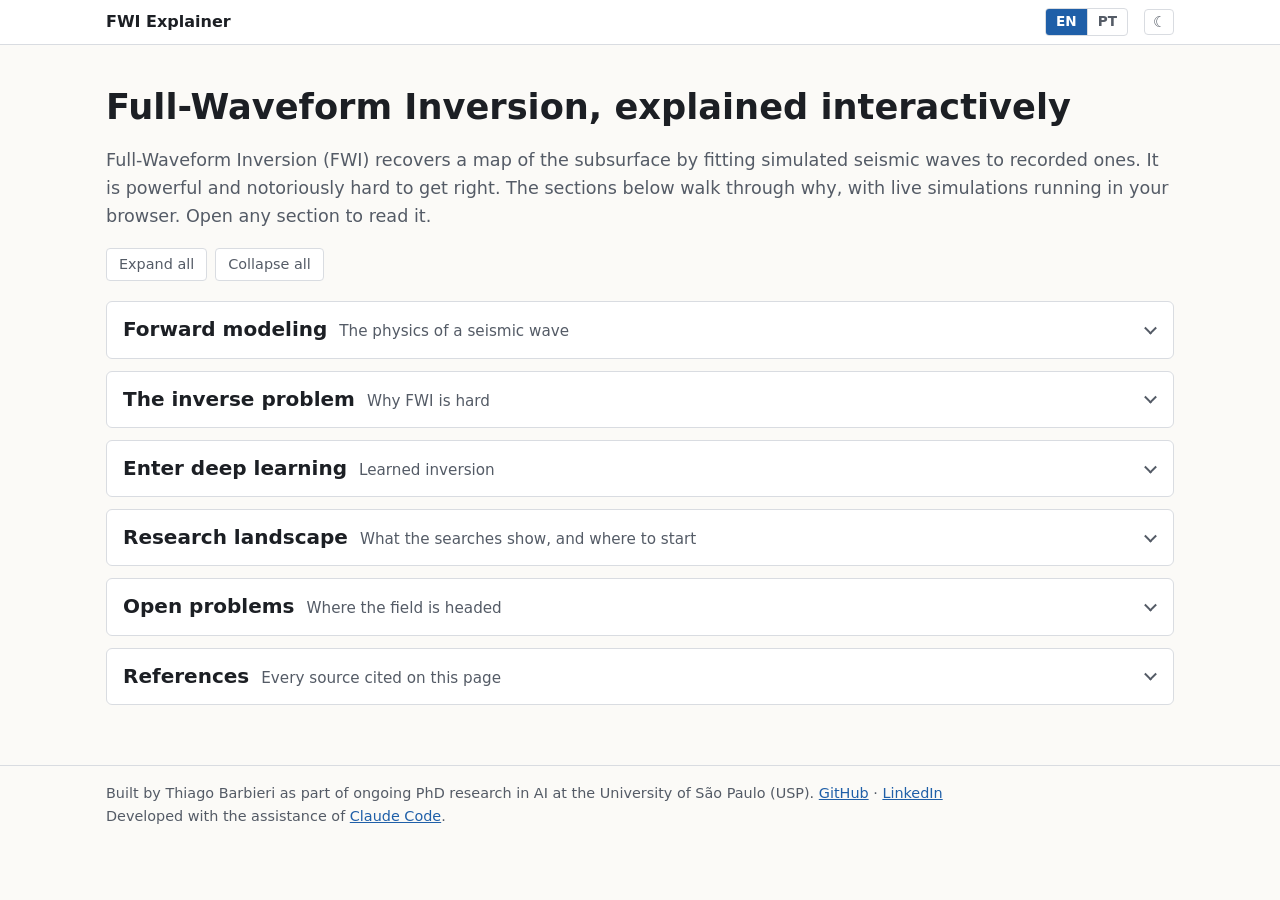
<file: index.html>
<!doctype html>
<html lang="en">
<head>
  <meta charset="utf-8">
  <meta name="viewport" content="width=device-width, initial-scale=1">
  <title>FWI Explainer</title>
  <link rel="icon" href="data:image/svg+xml,%3Csvg xmlns=%27http://www.w3.org/2000/svg%27 viewBox=%270 0 32 32%27%3E%3Cpath d=%27M2 16 Q6 4 10 16 T18 16 T26 16 T30 16%27 fill=%27none%27 stroke=%27%231f5fa8%27 stroke-width=%273%27/%3E%3C/svg%3E">
  <meta name="description" content="Interactive, in-browser explainer of seismic Full-Waveform Inversion and deep-learning approaches to it.">
  <meta name="author" content="Thiago Barbieri">
  <meta property="og:type" content="article">
  <meta name="publish_date" property="og:publish_date" content="2026-09-21T10:06:34-03:00">
  <meta property="article:published_time" content="2026-09-21T10:06:34-03:00">
  <meta property="article:author" content="Thiago Barbieri">
  <meta property="og:site_name" content="FWI Explainer">
  <meta property="og:locale" content="en_US">
  <meta property="og:title" content="FWI Explainer: full-waveform inversion, interactively">
  <meta property="og:description" content="Live seismic simulations and inversion in the browser: why FWI is hard, what cycle-skipping looks like, and where deep learning helps and fails.">
  <meta property="og:url" content="https://barbieriht.github.io/fwi-explainer/">
  <meta property="og:image" content="https://barbieriht.github.io/fwi-explainer/assets/img/social-preview-en.png">
  <meta property="og:image:width" content="1200">
  <meta property="og:image:height" content="630">
  <meta property="og:image:alt" content="True velocity model next to a cycle-skipped FWI result">
  <meta name="twitter:card" content="summary_large_image">
  <link rel="alternate" hreflang="en" href="index.html">
  <link rel="alternate" hreflang="pt-BR" href="index.pt.html">
  <link rel="stylesheet" href="assets/vendor/katex/katex.min.css">
  <link rel="stylesheet" href="assets/css/theme.css">
  <link rel="stylesheet" href="assets/css/layout.css">
  <script src="assets/js/theme.js"></script>
</head>
<body>
  <a class="skip-link" href="#content">Skip to content</a>
  <header class="site-header">
    <nav class="site-nav" aria-label="Site">
      <a class="brand" href="#top">FWI Explainer</a>
      <div class="lang-switch" role="group" aria-label="Language" data-lang-switch>
        <a href="index.html" hreflang="en" lang="en" aria-current="true">EN</a>
        <a href="index.pt.html" hreflang="pt-BR" lang="pt-BR">PT</a>
      </div>
      <button type="button" class="theme-toggle" data-theme-toggle data-label-dark="Switch to dark theme" data-label-light="Switch to light theme"></button>
    </nav>
  </header>
  <main id="content">
    <div id="top"></div>
    <h1>Full-Waveform Inversion, explained interactively</h1>
    <p class="lede">Full-Waveform Inversion (FWI) recovers a map of the subsurface by fitting simulated seismic waves to recorded ones. It is powerful and notoriously hard to get right. The sections below walk through why, with live simulations running in your browser. Open any section to read it.</p>
    <div class="section-tools">
      <button type="button" data-sections="expand">Expand all</button>
      <button type="button" data-sections="collapse">Collapse all</button>
    </div>
    <details class="section" id="forward-modeling">
      <summary><h2 class="section-title">Forward modeling</h2><span class="section-sub">The physics of a seismic wave</span></summary>
      <div class="section-body">
        <p class="lede">Inverting seismic data first requires predicting it. Given a map of how fast sound travels underground, what does a wave from a surface source look like by the time it reaches the sensors?</p>

        <h3>Velocity models, sources and receivers</h3>
        <p>A <strong>velocity model</strong> is a map of the subsurface where each cell stores how fast a pressure wave travels there, in meters per second. Soft sediments are slow; compacted rock is fast. Where velocity changes abruptly, part of the wave's energy reflects back toward the surface.</p>
        <p>In a seismic survey, a <strong>source</strong> (an air gun offshore, a vibrator truck on land) sends a short pulse into the ground, and a line of <strong>receivers</strong> records pressure over time. Plotting every receiver's recording side by side, time increasing downward, gives a <strong>shot gather</strong>: the raw data that FWI tries to explain.</p>

        <h3>The acoustic wave equation</h3>
        <p>For a medium with constant density, the pressure field \(p(\mathbf{x}, t)\) obeys</p>
        \[ \frac{\partial^2 p}{\partial t^2} = v(\mathbf{x})^2\, \nabla^2 p + s(\mathbf{x}, t), \]
        <p>where \(v(\mathbf{x})\) is the velocity model and \(s\) is the source term. Simulating data from a known model this way is called <strong>forward modeling</strong>.</p>

        <section class="demo wide" id="forward-demo" aria-labelledby="fm-demo-title">
          <h4 id="fm-demo-title">Try it: propagate a wave through your own model</h4>
          <div class="demo-panels">
            <figure>
              <canvas data-role="model" role="img"
                aria-label="Velocity model with the wavefield drawn on top"
                aria-describedby="fm-model-desc"></canvas>
              <figcaption id="fm-model-desc">Velocity model (1 km × 1 km, light = slow, dark = fast) with the pressure wavefield overlaid in red (positive) and blue (negative). The orange triangle is the source; the small dark squares along the top are receivers.</figcaption>
              <div class="axis-label" aria-hidden="true"><span>1500 m/s</span><span>4500 m/s</span></div>
              <div class="legend-bar" aria-hidden="true"></div>
            </figure>
            <figure>
              <canvas data-role="gather" role="img"
                aria-label="Shot gather recorded by the receivers"
                aria-describedby="fm-gather-desc"></canvas>
              <figcaption id="fm-gather-desc">Shot gather: one column per receiver (left to right across the surface), time running downward from 0 to 1 s. The first steep arrival is the direct wave; curved events below it are reflections. Amplitudes get a display-only gain with time.</figcaption>
            </figure>
          </div>

          <div class="controls">
            <label class="control"><span class="label">Model preset</span>
              <select data-role="preset">
                <option value="layered" selected>Three layers</option>
                <option value="anomaly">Circular anomaly</option>
                <option value="dipping">Dipping interface</option>
                <option value="homogeneous">Homogeneous</option>
              </select>
            </label>
            <fieldset>
              <legend>Clicking the model</legend>
              <label><input type="radio" name="fm-mode" value="source" checked> places the source</label>
              <label><input type="radio" name="fm-mode" value="paint"> paints velocity</label>
            </fieldset>
            <label class="control"><span class="label">Brush velocity: <span data-role="brush-value"></span></span>
              <input type="range" data-role="brush" step="100">
            </label>
            <label class="control"><span class="label">Speed</span>
              <select data-role="speed">
                <option value="2">Slow</option>
                <option value="5" selected>Normal</option>
                <option value="12">Fast</option>
              </select>
            </label>
            <div class="button-row">
              <button type="button" class="primary" data-role="play" aria-pressed="false">Play</button>
              <button type="button" data-role="step">Step</button>
              <button type="button" data-role="reset">Reset</button>
            </div>
          </div>
          <p class="demo-status"><span data-role="clock"></span> · <span data-role="status" aria-live="polite">Press Play to fire the source.</span></p>
        </section>

        <h3>What to look for</h3>
        <ul>
          <li>In the three-layer model, each interface sends a reflection back up. In the gather these show up as curved events (hyperbolas) that arrive later for deeper interfaces.</li>
          <li>Once the wave enters a faster layer its wavefront spreads out faster, which also bends (refracts) its direction of travel.</li>
          <li>A compact anomaly scatters energy in every direction. Its signature in the gather is a diffraction curve centered above it.</li>
          <li>Try painting a slow, low-velocity zone and compare how much later its reflections arrive.</li>
        </ul>

        <h3>How the simulation works</h3>
        <p>The browser solves the wave equation on a 100 × 100 grid of 10 m cells with the finite-difference time-domain method. Derivatives become weighted differences between neighboring cells, and the field is advanced one small time step \(\Delta t\) at a time:</p>
        \[ p^{n+1}_{i,j} = 2p^{n}_{i,j} - p^{n-1}_{i,j} + v_{i,j}^2\,\Delta t^2\, \big(\nabla_h^2 p^{n}\big)_{i,j} + \Delta t^2\, s^{n}_{i,j}, \]
        <p>where \(\nabla_h^2\) is a fourth-order accurate discrete Laplacian. The time step must satisfy a stability (CFL) condition, \(v_{\max}\,\Delta t / \Delta x \le C\), otherwise errors grow exponentially. Here \(\Delta t\) is fixed for the fastest velocity you can paint, so edits can never make the simulation unstable. The source is a Ricker wavelet with a 15 Hz peak frequency. A damping "sponge" layer around the grid absorbs waves that leave it, which mimics an unbounded medium <a class="cite" href="#cerjan1985" data-cite="cerjan1985">(Cerjan et al., 1985)</a>. It is imperfect: a faint residual reflection of about 3% remains.</p>
        <p class="note">Adapted from standard finite-difference time-domain formulations of the acoustic wave equation.</p>

        <p>Forward modeling answers "what data would this model produce?" The next section asks the harder question in reverse: <a href="#inverse-problem">given recorded data, what model produced it?</a></p>
      </div>
    </details>
    <details class="section" id="inverse-problem">
      <summary><h2 class="section-title">The inverse problem</h2><span class="section-sub">Why FWI is hard</span></summary>
      <div class="section-body">
        <p class="lede">Forward modeling turns a velocity model into data. Full-waveform inversion runs the other way: it starts from recorded data and searches for the model that would have produced it <a class="cite" href="#tarantola1984" data-cite="tarantola1984">(Tarantola, 1984)</a>.</p>

        <h3>Inversion as optimization</h3>
        <p>FWI treats the velocity in every grid cell as an unknown. For a model \(\mathbf{m}\), every shot is simulated, and a least-squares <strong>misfit</strong> measures how far the synthetic seismograms are from the observed ones:</p>
        \[ J(\mathbf{m}) = \frac{1}{2} \sum_{\text{shots}} \sum_{\text{receivers}} \int_0^T \big( d_{\text{syn}}(t; \mathbf{m}) - d_{\text{obs}}(t) \big)^2 \, dt. \]
        <p>The demos below already have 3,600 unknowns (a 60 × 60 grid), and realistic 3D models have vastly more. Searching that space directly is hopeless, so FWI improves the model iteratively with local, gradient-based optimization <a class="cite" href="#virieux2009" data-cite="virieux2009">(Virieux &amp; Operto, 2009)</a>:</p>
        \[ \mathbf{m}_{k+1} = \mathbf{m}_k - \alpha_k \, \nabla J(\mathbf{m}_k). \]

        <h3>Getting the gradient cheaply: the adjoint-state method</h3>
        <p>Perturbing each cell one at a time to estimate \(\nabla J\) would take one simulation per unknown. The adjoint-state method gets the whole gradient from just two simulations per shot. The first is the ordinary forward simulation \(p\). The second, the adjoint field \(\lambda\), is driven by the data residuals injected at the receivers and run backward in time. Correlating the two gives the gradient with respect to slowness squared, \(m = 1/v^2\) <a class="cite" href="#plessix2006" data-cite="plessix2006">(Plessix, 2006)</a>:</p>
        \[ \frac{\partial J}{\partial m(\mathbf{x})} = -\int_0^T \lambda(\mathbf{x}, t)\, \frac{\partial^2 p}{\partial t^2}(\mathbf{x}, t)\, dt. \]
        <p>This site's test suite checks the in-browser implementation against brute-force finite-difference perturbations. The two agree to within 0.2%.</p>
        <p class="note">Adapted from standard adjoint-state formulations of the acoustic wave equation.</p>

        <h3>Why it is hard: non-convexity and cycle-skipping</h3>
        <p>The misfit is not a nice bowl. Seismic waveforms oscillate, so comparing them sample by sample rewards any alignment of peaks with peaks, including the wrong ones. If the starting model predicts an arrival more than <em>half a period</em> away from the observed one, gradient descent pulls it toward the neighboring wiggle instead of the correct one. This is called <strong>cycle-skipping</strong> <a class="cite" href="#virieux2009" data-cite="virieux2009">(Virieux &amp; Operto, 2009)</a>:</p>
        \[ |\Delta t| > \frac{1}{2f} \quad\Rightarrow\quad \text{the nearest local minimum is the wrong one.} \]
        <p>Low frequencies have long periods, so they tolerate larger timing errors. Real recordings, however, often contain little usable low-frequency energy <a class="cite" href="#virieux2009" data-cite="virieux2009">(Virieux &amp; Operto, 2009)</a>. The problem is also <strong>ill-posed</strong>: sources and receivers only illuminate parts of the subsurface, so different models can fit the same data almost equally well.</p>

        <p>Both demos use a <strong>crosswell</strong> layout by default: six sources down the left side of the model, thirty receivers down the right side. The true model is a 2000 m/s background with a faster (2400 m/s) circular body in the middle. The inversion demo can also add sources and receivers along the top and bottom.</p>

        <section class="demo wide" id="misfit-landscape" aria-labelledby="ml-title">
          <h4 id="ml-title">Try it: the misfit landscape</h4>
          <p>Here the "model" is a single number: the velocity of a homogeneous starting guess. For each guess, the middle shot is simulated and its misfit against the observed data is computed, with a 4 Hz and a 12 Hz source.</p>
          <div class="demo-panels even">
            <figure>
              <div data-role="landscape-chart"></div>
              <ul class="chart-legend"><li class="series-a"><span>4 Hz data</span></li><li class="series-b"><span>12 Hz data</span></li></ul>
              <figcaption>Misfit versus starting velocity (each curve divided by its maximum). The 12 Hz curve has side valleys: local minima where gradient descent can get stuck.</figcaption>
            </figure>
            <figure>
              <div data-role="trace-chart"></div>
              <ul class="chart-legend"><li class="series-a"><span>observed</span></li><li class="series-b dashed"><span>modeled from your guess</span></li></ul>
              <figcaption>Recording at the receiver facing the middle source.</figcaption>
            </figure>
          </div>
          <div class="controls">
            <label class="control"><span class="label">Starting velocity: <span data-role="v0-value"></span></span>
              <input type="range" data-role="v0">
            </label>
            <fieldset>
              <legend>Trace frequency</legend>
              <label><input type="radio" name="ml-freq" value="4"> 4 Hz</label>
              <label><input type="radio" name="ml-freq" value="12" checked> 12 Hz</label>
            </fieldset>
            <button type="button" data-role="start">Compute landscape</button>
          </div>
          <p class="demo-readout" data-role="readout" aria-live="polite"></p>
          <p class="demo-status" data-role="status">The landscape is computed when this section scrolls into view (about 50 small simulations).</p>
        </section>

        <section class="demo wide" id="inversion-demo" aria-labelledby="inv-title">
          <h4 id="inv-title">Try it: run FWI from a wrong starting model</h4>
          <div class="scenario-row" role="group" aria-label="Scenarios">
            <button type="button" data-scenario="good">Good start (2000 m/s, 12 Hz)</button>
            <button type="button" data-scenario="skipped">Cycle-skipped (1700 m/s, 12 Hz)</button>
            <button type="button" data-scenario="multiscale">Fix 1: low → high frequency (1700 m/s)</button>
            <button type="button" data-scenario="surround">Fix 2: sources and receivers on all sides (1700 m/s, 12 Hz)</button>
          </div>
          <div class="demo-panels models">
            <figure>
              <canvas data-role="truth" role="img" aria-label="True velocity model" aria-describedby="inv-truth-desc"></canvas>
              <figcaption id="inv-truth-desc">True model (used only to generate the observed data). Orange circles: sources; dark squares: receivers.</figcaption>
            </figure>
            <figure>
              <canvas data-role="current" role="img" aria-label="Current inverted velocity model" aria-describedby="inv-current-desc"></canvas>
              <figcaption id="inv-current-desc">Current estimate, updated after every iteration. Same color scale as the true model.</figcaption>
            </figure>
          </div>
          <div class="axis-label narrow" aria-hidden="true"><span>1500 m/s</span><span>3000 m/s</span></div>
          <div class="legend-bar narrow" aria-hidden="true"></div>
          <figure class="chart-block">
            <div data-role="misfit-chart"></div>
            <figcaption>Misfit relative to its value at the start of each frequency band. In the low → high run it jumps back to 1 at the switch, because it is measured on different data from then on.</figcaption>
          </figure>
          <div class="controls">
            <label class="control"><span class="label">Starting velocity: <span data-role="v0-value"></span></span>
              <input type="range" data-role="v0">
            </label>
            <fieldset>
              <legend>Data used</legend>
              <label><input type="radio" name="inv-band" value="low"> 4 Hz only</label>
              <label><input type="radio" name="inv-band" value="high" checked> 12 Hz only</label>
              <label><input type="radio" name="inv-band" value="multi"> 4 Hz, then 12 Hz</label>
            </fieldset>
            <fieldset>
              <legend>Sources and receivers</legend>
              <label><input type="radio" name="inv-geometry" value="crosswell" checked> left and right</label>
              <label><input type="radio" name="inv-geometry" value="surround"> all four sides</label>
            </fieldset>
            <div class="button-row">
              <button type="button" class="primary" data-role="run" aria-pressed="false">Run</button>
              <button type="button" data-role="step">One iteration</button>
              <button type="button" data-role="reset">Reset</button>
            </div>
          </div>
          <p class="demo-status"><span data-role="progress"></span> · <span data-role="status" aria-live="polite"></span></p>
        </section>

        <h3>What to look for</h3>
        <ul>
          <li><strong>Good start:</strong> the background is already right, the misfit falls steadily, and the fast body appears in the right place. It is smeared horizontally: with sources on one side and receivers on the other, most waves cross it left to right, which constrains its width poorly.</li>
          <li><strong>Cycle-skipped:</strong> starting 15% too slow, the 12 Hz misfit stalls well above zero. The estimate fills with stripes and velocities hit the allowed limits. It is fitting the wrong wiggles.</li>
          <li><strong>Fix 1, low → high frequency:</strong> from the same bad start, the 4 Hz stage first corrects the smooth background, which brings arrivals within half a 12 Hz period. The 12 Hz stage then sharpens the fast body. Moving from low to high frequencies is a classic remedy for cycle-skipping <a class="cite" href="#bunks1995" data-cite="bunks1995">(Bunks et al., 1995)</a>.</li>
          <li><strong>Fix 2, sources and receivers on all sides:</strong> still starting 15% too slow and using only 12 Hz data. The added short source–receiver distances along the top and bottom have arrival errors below half a period, so they pull the background toward the right value first, and the longer paths follow. In this demo, a start that is too <em>fast</em> (2500 m/s) still cycle-skips with this layout.</li>
        </ul>
        <p class="note">Simplifications: the observed data come from the same solver and grid used for inversion, with no noise. Real data are noisier and never match the physics exactly, which makes every one of these problems harder.</p>

        <p>Iterative FWI solves a new optimization problem for every survey and depends on a good starting model. The next section looks at methods that <a href="#deep-learning">learn the mapping from data to model instead</a>.</p>
      </div>
    </details>
    <details class="section" id="deep-learning">
      <summary><h2 class="section-title">Enter deep learning</h2><span class="section-sub">Learned inversion</span></summary>
      <div class="section-body">
        <p class="lede">Iterative FWI solves a new optimization problem for every survey, and it needs a good starting model to avoid cycle-skipping. Learned inversion takes a different route: train a neural network once on many pairs of seismic data and velocity models. After that, inverting new data takes a single forward pass.</p>

        <h3>From optimization to a learned mapping</h3>
        <p>Classical FWI searches for the model that explains one dataset:</p>
        \[ \mathbf{m}^\star = \arg\min_{\mathbf{m}} J(\mathbf{m}; \mathbf{d}_{\text{obs}}). \]
        <p>A learned approach instead fits the parameters \(\theta\) of a network \(f_\theta\) that maps data to models, using a training set of simulated examples \((\mathbf{d}_i, \mathbf{m}_i)\):</p>
        \[ \theta^\star = \arg\min_{\theta} \sum_i \big\lVert f_{\theta}(\mathbf{d}_i) - \mathbf{m}_i \big\rVert_1, \qquad \hat{\mathbf{m}} = f_{\theta^\star}(\mathbf{d}_{\text{obs}}). \]
        <p>The expensive part moves from inference time to training time, and the physics enters only through the examples. That trade-off shapes everything below.</p>

        <h3>A small experiment</h3>
        <p>To make the comparison concrete, a network was trained specifically for this site. Five surface sources and 64 receivers record a 640 m × 640 m model at <span data-fill="f0_hz"></span> Hz. The <span data-fill="train_size" data-format="thousands"></span> training models come from a random generator of curved layers, faults and intrusions. The network is a small convolutional encoder–decoder. Simulating the training data took about <span data-fill="dataset_minutes" data-format="wholeMinutes"></span> and training about <span data-fill="train_minutes" data-format="wholeMinutes"></span>, both on a laptop GPU. Two cheap changes improved the network: twice as much training data and an exponential moving average of its weights, which lowered its average error on held-out models from 62 to <span data-fill="dl_test_set_mae_mps" data-format="mps"></span>. Compressing the input amplitudes and an edge-aware loss were also tried and did not help. The classical baseline is FWI run through the same simulator. It starts from a smooth 1D model (the average depth profile of the training models) and works from low to high frequencies. A third method, DL + FWI, uses the network's model as the starting point for a short FWI run of <span data-fill="cases.in-distribution.hybrid_iterations"></span> iterations.</p>

        <section class="demo wide" id="dl-comparison" aria-labelledby="dl-title">
          <h4 id="dl-title">Compare: classical FWI and deep learning</h4>
          <div class="scenario-row" role="group" aria-label="Test case">
            <button type="button" data-case="in-distribution" aria-pressed="true">Test model like the training data</button>
            <button type="button" data-case="out-of-distribution" aria-pressed="false">Unfamiliar geology</button>
          </div>
          <div class="dl-layout">
            <figure class="dl-slider">
              <div class="dl-stage">
                <img data-role="right-img" alt="" width="256" height="256">
                <img data-role="left-img" alt="" width="256" height="256" class="dl-overlay">
                <div class="dl-divider" data-role="divider" aria-hidden="true"></div>
                <span class="dl-tag dl-tag-left" data-role="left-tag"></span>
                <span class="dl-tag dl-tag-right" data-role="right-tag"></span>
              </div>
              <label class="control"><span class="label">Drag to compare</span>
                <input type="range" data-role="position" min="0" max="100" value="50">
              </label>
            </figure>
            <figure class="dl-truth">
              <img data-role="truth-img" alt="True velocity model" width="256" height="256">
              <figcaption>True model</figcaption>
              <div class="axis-label" aria-hidden="true"><span>1500 m/s</span><span>4500 m/s</span></div>
              <div class="legend-bar" aria-hidden="true"></div>
            </figure>
          </div>
          <div class="controls">
            <label class="control"><span class="label">Left image</span>
              <select data-role="left">
                <option value="fwi" selected>Classical FWI</option>
                <option value="start">Starting model</option>
                <option value="dl">Deep learning</option>
                <option value="hybrid">DL + FWI</option>
                <option value="true">True model</option>
              </select>
            </label>
            <label class="control"><span class="label">Right image</span>
              <select data-role="right">
                <option value="hybrid" selected>DL + FWI</option>
                <option value="dl">Deep learning</option>
                <option value="fwi">Classical FWI</option>
                <option value="true">True model</option>
                <option value="start">Starting model</option>
              </select>
            </label>
          </div>
          <table class="metrics">
            <caption>Mean absolute velocity error against the true model, and compute time on a laptop GPU (RTX 3050).</caption>
            <thead><tr><th scope="col">Method</th><th scope="col">Error</th><th scope="col">Time</th></tr></thead>
            <tbody data-role="metrics"></tbody>
          </table>
          <p class="demo-status" data-role="status"></p>
        </section>

        <h3>What the comparison shows</h3>
        <ul>
          <li><strong>Speed.</strong> Once trained, the network inverts a dataset in about <span data-fill="cases.in-distribution.seconds.dl" data-format="ms"></span>. The classical FWI run takes about <span data-fill="cases.in-distribution.seconds.fwi" data-format="minutes"></span> on the same GPU. The cost has moved rather than vanished: the training set and the training run would have to be redone for a different survey layout or frequency band.</li>
          <li><strong>Familiar geology.</strong> On models like its training data, the network is accurate: its average error over <span data-fill="test_size"></span> held-out test models is <span data-fill="dl_test_set_mae_mps" data-format="mps"></span>. On the example shown, the two methods land close together (<span data-fill="cases.in-distribution.mae_mps.fwi" data-format="mps"></span> for FWI, <span data-fill="cases.in-distribution.mae_mps.dl" data-format="mps"></span> for the network), and the network's model is smoother.</li>
          <li><strong>Unfamiliar geology.</strong> The second model has steep, curved layers and a slow lens, features the generator never produces. FWI still recovers the lens and the shape of the layers (<span data-fill="cases.out-of-distribution.mae_mps.fwi" data-format="mps"></span>), because it fits this particular dataset through the physics. The network returns a plausible-looking layered model with no lens at all (<span data-fill="cases.out-of-distribution.mae_mps.dl" data-format="mps"></span>). It can only reproduce the kinds of structure it was trained on.</li>
          <li><strong>Best of both, when the network is right.</strong> Starting FWI from the network's model gives the most accurate result on the familiar example (<span data-fill="cases.in-distribution.mae_mps.hybrid" data-format="mps"></span>) in about <span data-fill="cases.in-distribution.seconds.hybrid" data-format="seconds"></span>, a third of the classical run's time. On the unfamiliar model, the refinement brings the lens back but cannot undo the network's wrong layers in so few iterations (<span data-fill="cases.out-of-distribution.mae_mps.hybrid" data-format="mps"></span>): a learned starting model helps only as much as it is right.</li>
        </ul>
        <p class="note">This is one small experiment on synthetic, noise-free data. It illustrates the trade-off; it does not rank methods. The test example was chosen by a fixed rule (the test model with the largest velocity variation), not by how either method performed on it. Code: <code>scripts/dl/</code> in the repository.</p>

        <h3>Technique families in the literature</h3>
        <p>The rest of the field mostly keeps the wave-equation solver and inserts a network at one of three points of the inversion loop. Each family below comes with examples of studies on the theme, gathered by where the network sits and by what their titles say.</p>
        <h4>Networks that generate the model</h4>
        <p>Instead of updating each cell's velocity directly, a neural network produces the velocity model, and the network's weights are optimized through the wave-equation solver. Examples of studies taking this approach: <span class="cite-list" data-cite-list="group=survey insertion=model">(<a class="cite-item" href="#zhu2022integrating" data-cite="zhu2022integrating">Zhu et al., 2022</a>; <a class="cite-item" href="#sun2023implicit" data-cite="sun2023implicit">Sun et al., 2023</a>; <a class="cite-item" href="#zhang2023eifwi" data-cite="zhang2023eifwi">Zhang et al., 2023</a>; <a class="cite-item" href="#wu2025selfsup" data-cite="wu2025selfsup">Wu et al., 2025</a>; <a class="cite-item" href="#wu2026fourier" data-cite="wu2026fourier">Kang et al., 2026</a>; <a class="cite-item" href="#huo2026cnnmmi" data-cite="huo2026cnnmmi">Li et al., 2026c</a>; <a class="cite-item" href="#liu2026reparam" data-cite="liu2026reparam">Liu et al., 2026</a>; <a class="cite-item" href="#qu2026axpcae" data-cite="qu2026axpcae">Niu et al., 2026a</a>; <a class="cite-item" href="#qu2026piedd" data-cite="qu2026piedd">Niu et al., 2026b</a>; <a class="cite-item" href="#han2026kan" data-cite="han2026kan">Wu et al., 2026</a>)</span>. Examples also include studies using convolutional networks <span class="cite-list" data-cite-list="tag=CNN">(<a class="cite-item" href="#shao2026scfwi" data-cite="shao2026scfwi">Huo et al., 2026</a>; <a class="cite-item" href="#han2026kan" data-cite="han2026kan">Wu et al., 2026</a>)</span>, multilayer perceptrons and implicit neural representations <span class="cite-list" data-cite-list="tag=MLP,neural+representation">(<a class="cite-item" href="#sun2023implicit" data-cite="sun2023implicit">Sun et al., 2023</a>; <a class="cite-item" href="#zhang2023eifwi" data-cite="zhang2023eifwi">Zhang et al., 2023</a>; <a class="cite-item" href="#wu2026fourier" data-cite="wu2026fourier">Kang et al., 2026</a>; <a class="cite-item" href="#wang2026metaifwi" data-cite="wang2026metaifwi">Wang et al., 2026</a>)</span>, physics-informed or physics-constrained designs <span class="cite-list" data-cite-list="tag=physics-informed">(<a class="cite-item" href="#huang2025fnofwi" data-cite="huang2025fnofwi">Huang et al., 2025</a>; <a class="cite-item" href="#elmeliegy2026vae" data-cite="elmeliegy2026vae">Elmeliegy et al., 2026</a>; <a class="cite-item" href="#qu2026axpcae" data-cite="qu2026axpcae">Niu et al., 2026a</a>; <a class="cite-item" href="#qu2026piedd" data-cite="qu2026piedd">Niu et al., 2026b</a>)</span> and self-supervised training <span class="cite-list" data-cite-list="tag=self-supervised">(<a class="cite-item" href="#wu2025selfsup" data-cite="wu2025selfsup">Wu et al., 2025</a>; <a class="cite-item" href="#huo2026cnnmmi" data-cite="huo2026cnnmmi">Li et al., 2026c</a>)</span>.</p>
        <h4>Redesigned and learned misfit functions</h4>
        <p>Here the change is in how observed and simulated seismograms are compared. The sample-by-sample least-squares misfit is what makes cycle-skipping possible, so replacing it with a different distance, or with a comparison learned by a network, is a direct way to attack the problem <span class="cite-list" data-cite-list="tag=misfit+function">(<a class="cite-item" href="#metivier2016" data-cite="metivier2016">Métivier et al., 2016</a>; <a class="cite-item" href="#sun2022mlmisfit" data-cite="sun2022mlmisfit">Sun &amp; Alkhalifah, 2022</a>; <a class="cite-item" href="#alfarhan2026timeshift" data-cite="alfarhan2026timeshift">Alfarhan et al., 2026</a>; <a class="cite-item" href="#shao2026scfwi" data-cite="shao2026scfwi">Huo et al., 2026</a>; <a class="cite-item" href="#saad2026siamesefit" data-cite="saad2026siamesefit">Saad &amp; Alkhalifah, 2026</a>)</span>.</p>
        <h4>Learned priors and regularization</h4>
        <p>A network trained on plausible velocity models acts as a regularizer or prior that pulls the solution toward realistic structure <span class="cite-list" data-cite-list="tag=learned+prior">(<a class="cite-item" href="#li2021targetoriented" data-cite="li2021targetoriented">Li et al., 2021</a>; <a class="cite-item" href="#li2022targetlapse" data-cite="li2022targetlapse">Li &amp; Alkhalifah, 2022</a>; <a class="cite-item" href="#taufik2024learned" data-cite="taufik2024learned">Taufik et al., 2024</a>; <a class="cite-item" href="#du2025wgan" data-cite="du2025wgan">Du &amp; Wang, 2025</a>; <a class="cite-item" href="#taufik2025wavenumber" data-cite="taufik2025wavenumber">Taufik &amp; Alkhalifah, 2025</a>; <a class="cite-item" href="#elmeliegy2026vae" data-cite="elmeliegy2026vae">Elmeliegy et al., 2026</a>; <a class="cite-item" href="#li2026co2" data-cite="li2026co2">Li et al., 2026a</a>; <a class="cite-item" href="#siahkoohi2026memorization" data-cite="siahkoohi2026memorization">Siahkoohi &amp; Sabeddu, 2026</a>)</span>. Several recent works use diffusion models for this <span class="cite-list" data-cite-list="id=taufik2024learned,taufik2025wavenumber">(<a class="cite-item" href="#taufik2024learned" data-cite="taufik2024learned">Taufik et al., 2024</a>; <a class="cite-item" href="#taufik2025wavenumber" data-cite="taufik2025wavenumber">Taufik &amp; Alkhalifah, 2025</a>)</span>.</p>
        <h4>Uncertainty quantification</h4>
        <p>Instead of a single best-fitting model, these methods estimate a distribution of plausible models, for example with Bayesian neural networks or variational inference <span class="cite-list" data-cite-list="tag=uncertainty">(<a class="cite-item" href="#zhu2022integrating" data-cite="zhu2022integrating">Zhu et al., 2022</a>; <a class="cite-item" href="#zhang2023eifwi" data-cite="zhang2023eifwi">Zhang et al., 2023</a>; <a class="cite-item" href="#yin2025wiser" data-cite="yin2025wiser">Yin et al., 2025</a>; <a class="cite-item" href="#elmeliegy2026vae" data-cite="elmeliegy2026vae">Elmeliegy et al., 2026</a>; <a class="cite-item" href="#li2026co2" data-cite="li2026co2">Li et al., 2026a</a>; <a class="cite-item" href="#um2026joint3d" data-cite="um2026joint3d">Um et al., 2026</a>)</span>.</p>
        <h4>Multiparameter inversion</h4>
        <p>Elastic FWI estimates several properties at once, such as P- and S-wave velocities and density. The parameters are coupled in the data, so an error in one can leak into another, a problem known as crosstalk (see <a href="#open-problems">open problems</a>). Examples of deep-learning studies on the multiparameter case: <span class="cite-list" data-cite-list="tag=multiparameter group=survey | tag=multiparameter group=ml-native">(<a class="cite-item" href="#li2022targetlapse" data-cite="li2022targetlapse">Li &amp; Alkhalifah, 2022</a>; <a class="cite-item" href="#feng2023efwi" data-cite="feng2023efwi">Feng et al., 2023</a>; <a class="cite-item" href="#zhang2023eifwi" data-cite="zhang2023eifwi">Zhang et al., 2023</a>; <a class="cite-item" href="#taufik2024learned" data-cite="taufik2024learned">Taufik et al., 2024</a>; <a class="cite-item" href="#du2025wgan" data-cite="du2025wgan">Du &amp; Wang, 2025</a>; <a class="cite-item" href="#taufik2025wavenumber" data-cite="taufik2025wavenumber">Taufik &amp; Alkhalifah, 2025</a>; <a class="cite-item" href="#wu2025selfsup" data-cite="wu2025selfsup">Wu et al., 2025</a>; <a class="cite-item" href="#huo2026cnnmmi" data-cite="huo2026cnnmmi">Li et al., 2026c</a>; <a class="cite-item" href="#qu2026piedd" data-cite="qu2026piedd">Niu et al., 2026b</a>; <a class="cite-item" href="#han2026kan" data-cite="han2026kan">Wu et al., 2026</a>)</span>.</p>
        <h4>Benchmarks</h4>
        <p>Shared synthetic datasets make learned methods comparable, and they also define the geology those methods are trained and tested on <span class="cite-list" data-cite-list="tag=benchmark">(<a class="cite-item" href="#deng2022openfwi" data-cite="deng2022openfwi">Deng et al., 2022</a>; <a class="cite-item" href="#feng2023efwi" data-cite="feng2023efwi">Feng et al., 2023</a>; <a class="cite-item" href="#geofwi2026" data-cite="geofwi2026">Li et al., 2026b</a>; <a class="cite-item" href="#liu2026reparam" data-cite="liu2026reparam">Liu et al., 2026</a>)</span>.</p>

        <p>Where is the field heading? The <a href="#open-problems">open problems</a> section collects the gaps these methods still leave.</p>
      </div>
    </details>
    <details class="section" id="research-landscape">
      <summary><h2 class="section-title">Research landscape</h2><span class="section-sub">What the searches show, and where to start</span></summary>
      <div class="section-body">
        <p class="lede">What the studies collected for this work show, and where to start reading.</p>
        <h3>A snapshot of the searches</h3>
        <p>While preparing this work, the author gathered studies on FWI through several database searches: a Scopus export and topic searches on FWI, time-lapse FWI and machine learning for FWI. The collection was not screened as in a systematic review, so the counts below describe these searches, not the field as a whole. Duplicates are removed, and studies that mention machine learning or deep learning are identified by fixed keyword rules on their title and abstract.</p>
        <section class="demo wide" id="snapshot" aria-labelledby="sn-title">
          <h4 id="sn-title">Collected studies by year</h4>
          <figure class="chart-block">
            <div data-role="years-chart"></div>
            <ul class="chart-legend"><li class="legend-ml"><span>mentions ML / deep learning</span></li><li class="legend-other"><span>other studies</span></li></ul>
            <figcaption>Studies per publication year.</figcaption>
          </figure>
          <figure class="chart-block">
            <div data-role="venues-chart"></div>
            <figcaption>The most frequent journals and conference proceedings in the collection, with the same colors as above. Ties are ordered alphabetically.</figcaption>
          </figure>
          <p class="demo-status" data-role="summary" aria-live="polite"></p>
        </section>
        <h3>Where to start</h3>
        <p>Studies on FWI methods, ordered by citations per year since publication, which puts older and recent papers on a more even footing than raw citation counts. Each note restates what the paper says it does, based on its abstract.</p>
        <!-- readings:start (generated by scripts/build-page.js from content/readings.csv; do not edit) -->
        <div class="reading-scroll" role="region" tabindex="0" aria-label="Reading list, ranked by citations (scrollable)">
        <ol class="reading-list">
          <li><a class="cite" href="#virieux2009" data-cite="virieux2009">(Virieux &amp; Operto, 2009)</a> A broad overview of FWI: forward modeling, gradient and Hessian estimation, and why local optimization can end in local minima (poor starting models, missing low frequencies, noise). <span class="reading-meta">3,760 citations, 209 per year · Foundations</span></li>
          <li><a class="cite" href="#tarantola1984" data-cite="tarantola1984">(Tarantola, 1984)</a> Solves the nonlinear seismic inverse problem by least squares; each iteration correlates the forward-propagated source field with the back-propagated data residuals, the idea behind the adjoint-state gradient. <span class="reading-meta">3,738 citations, 87 per year · Foundations</span></li>
          <li><a class="cite" href="#bunks1995" data-cite="bunks1995">(Bunks et al., 1995)</a> Shows on the Marmousi model that decomposing the inversion by scale, starting from long wavelengths where local minima are fewer and farther apart, greatly improves convergence. <span class="reading-meta">1,628 citations, 51 per year · Cycle-skipping and misfit functions</span></li>
          <li><a class="cite" href="#warner2016" data-cite="warner2016">(Warner &amp; Guasch, 2016)</a> Adaptive waveform inversion: instead of differencing waveforms, it designs filters that map predicted to observed data and drives them toward zero-lag deltas, a formulation meant to avoid cycle-skipping. <span class="reading-meta">391 citations, 36 per year · Cycle-skipping and misfit functions</span></li>
          <li><a class="cite" href="#operto2013" data-cite="operto2013">(Operto et al., 2013)</a> A guided tour of multiparameter FWI (P- and S-wave velocities, density, attenuation, anisotropy), explaining crosstalk between parameters and why scaling matters. <span class="reading-meta">411 citations, 29 per year · Multiparameter inversion and crosstalk</span></li>
          <li><a class="cite" href="#metivier2016" data-cite="metivier2016">(Métivier et al., 2016)</a> Measures the misfit with an optimal transport distance that accounts for the lateral coherency of events across traces; on Marmousi 2, BP 2004 and Chevron 2014 data it is less prone to cycle skipping than the L2 distance. <span class="reading-meta">320 citations, 29 per year · Cycle-skipping and misfit functions</span></li>
          <li><a class="cite" href="#sun2023implicit" data-cite="sun2023implicit">(Sun et al., 2023)</a> Implicit FWI represents the velocity model with a coordinate-based neural network; from random initialization it reports better convergence than standard FWI, and adds dropout for approximate uncertainty. <span class="reading-meta">96 citations, 24 per year · Deep learning in FWI</span></li>
          <li><a class="cite" href="#zhu2022integrating" data-cite="zhu2022integrating">(Zhu et al., 2022)</a> Represents the velocity model with a generative neural network inside FWI; the network acts as a spatial regularizer that mitigates local minima and noise, and Monte Carlo dropout gives an uncertainty estimate. <span class="reading-meta">119 citations, 24 per year · Deep learning in FWI</span></li>
          <li><a class="cite" href="#engquist2022" data-cite="engquist2022">(Engquist &amp; Yang, 2022)</a> Uses the Wasserstein distance from optimal transport as the misfit, with a sharper convexity result, and discusses how to normalize seismic signals so the theory applies. <span class="reading-meta">50 citations, 10 per year · Cycle-skipping and misfit functions</span></li>
          <li><a class="cite" href="#taufik2024learned" data-cite="taufik2024learned">(Taufik et al., 2024)</a> Trains a diffusion model on elastic-parameter distributions and uses it as a learned regularizer in elastic FWI, instead of an empirical relation between the parameters. <span class="reading-meta">21 citations, 7 per year · Deep learning in FWI</span></li>
          <li><a class="cite" href="#zhang2023eifwi" data-cite="zhang2023eifwi">(Zhang et al., 2023)</a> Elastic implicit FWI: a multilayer perceptron or a Bayesian neural network generates the elastic model, reducing reliance on an accurate starting model. <span class="reading-meta">21 citations, 5.3 per year · Uncertainty</span></li>
          <li><a class="cite" href="#liu2026reparam" data-cite="liu2026reparam">(Liu et al., 2026)</a> Benchmarks network architectures (U-Net, CNN, MLP) and initialization strategies for deep-reparameterized FWI, where the network weights rather than the model cells are optimized. <span class="reading-meta">5 citations, 5 per year · Deep learning in FWI</span></li>
          <li><a class="cite" href="#li2022targetlapse" data-cite="li2022targetlapse">(Li &amp; Alkhalifah, 2022)</a> Target-oriented time-lapse elastic FWI: redatuming focuses the inversion on the reservoir, and a deep-learning prior built from well data regularizes it. <span class="reading-meta">23 citations, 4.6 per year · Time-lapse monitoring</span></li>
          <li><a class="cite" href="#yin2025wiser" data-cite="yin2025wiser">(Yin et al., 2025)</a> A semi-amortized variational inference framework that pairs a generative network with physics-based refinements to estimate multimodal posteriors in FWI at full resolution. <span class="reading-meta">9 citations, 4.5 per year · Uncertainty</span></li>
          <li><a class="cite" href="#keating2020" data-cite="keating2020">(Keating &amp; Innanen, 2020)</a> Introduces a numerical way to assess crosstalk in viscoelastic FWI, including leakage between unknowns far apart in space, which point-scatterer analysis misses. <span class="reading-meta">27 citations, 3.9 per year · Multiparameter inversion and crosstalk</span></li>
          <li><a class="cite" href="#sun2022mlmisfit" data-cite="sun2022mlmisfit">(Sun &amp; Alkhalifah, 2022)</a> Learns the misfit function itself: a neural network trained by meta-learning (running FWI on random models) to compare predicted and observed data robustly to cycle-skipping. <span class="reading-meta">19 citations, 3.8 per year · Cycle-skipping and misfit functions</span></li>
          <li><a class="cite" href="#huo2026cnnmmi" data-cite="huo2026cnnmmi">(Li et al., 2026c)</a> Uses three separate self-supervised networks for P-wave velocity, S-wave velocity and density to cut crosstalk pathways, combined with a low-to-high frequency workflow; applied to marine data. <span class="reading-meta">1 citations, 1 per year · Multiparameter inversion and crosstalk</span></li>
          <li><a class="cite" href="#elmeliegy2026vae" data-cite="elmeliegy2026vae">(Elmeliegy et al., 2026)</a> A variational autoencoder, trained without labeled data and constrained by a finite-difference solver, returns a set of velocity models that fit the data, for single- and multiparameter FWI. <span class="reading-meta">0 citations, 0 per year · Uncertainty</span></li>
          <li><a class="cite" href="#li2026co2" data-cite="li2026co2">(Li et al., 2026a)</a> Bayesian full-waveform monitoring of CO₂ storage: flow simulations build the prior, a variational autoencoder compresses it, and Hamiltonian Monte Carlo infers saturation changes. <span class="reading-meta">0 citations, 0 per year · Time-lapse monitoring</span></li>
          <li><a class="cite" href="#saad2026siamesefit" data-cite="saad2026siamesefit">(Saad &amp; Alkhalifah, 2026)</a> A self-supervised Siamese network compares observed and simulated data in a learned latent space, aimed at starting models whose data are more than half a cycle off. <span class="reading-meta">0 citations, 0 per year · Cycle-skipping and misfit functions</span></li>
        </ol>
        </div>
        <p class="note">Citation counts: OpenAlex, retrieved Sep 21, 2026.</p>
        <!-- readings:end -->
      </div>
    </details>
    <details class="section" id="open-problems">
      <summary><h2 class="section-title">Open problems</h2><span class="section-sub">Where the field is headed</span></summary>
      <div class="section-body">
        <p class="lede">The difficulties from the earlier sections are also where current research concentrates. Each card lists examples of studies on the theme.</p>
        <div class="problem-cards">
          <article class="problem-card">
            <h3>Cycle-skipping and the starting model</h3>
            <p>Least-squares waveform misfits have local minima whenever predicted arrivals are more than half a period off, so FWI depends on a good starting model and on low frequencies <a class="cite" href="#virieux2009" data-cite="virieux2009">(Virieux &amp; Operto, 2009)</a>. The <a href="#inverse-problem">inverse-problem demos</a> show both effects. Moving from low to high frequencies is the classic remedy <a class="cite" href="#bunks1995" data-cite="bunks1995">(Bunks et al., 1995)</a>. Other approaches change the misfit itself.</p>
            <p class="card-refs">Examples of studies: <span class="cite-list" data-cite-list="tag=cycle-skipping | tag=misfit+function">(<a class="cite-item" href="#metivier2016" data-cite="metivier2016">Métivier et al., 2016</a>; <a class="cite-item" href="#engquist2022" data-cite="engquist2022">Engquist &amp; Yang, 2022</a>; <a class="cite-item" href="#sun2022mlmisfit" data-cite="sun2022mlmisfit">Sun &amp; Alkhalifah, 2022</a>; <a class="cite-item" href="#alfarhan2026timeshift" data-cite="alfarhan2026timeshift">Alfarhan et al., 2026</a>; <a class="cite-item" href="#shao2026scfwi" data-cite="shao2026scfwi">Huo et al., 2026</a>; <a class="cite-item" href="#saad2026siamesefit" data-cite="saad2026siamesefit">Saad &amp; Alkhalifah, 2026</a>)</span></p>
          </article>
          <article class="problem-card">
            <h3>Crosstalk between parameters</h3>
            <p>When several properties are inverted together, their effects on the data overlap, and an error in one parameter can be absorbed by another <a class="cite" href="#operto2013" data-cite="operto2013">(Operto et al., 2013)</a>. It can even leak between unknowns at different locations <a class="cite" href="#keating2020" data-cite="keating2020">(Keating &amp; Innanen, 2020)</a>.</p>
            <p class="card-refs">Examples of deep-learning studies on multiparameter inversion: <span class="cite-list" data-cite-list="tag=multiparameter group=survey | tag=multiparameter group=ml-native">(<a class="cite-item" href="#li2022targetlapse" data-cite="li2022targetlapse">Li &amp; Alkhalifah, 2022</a>; <a class="cite-item" href="#feng2023efwi" data-cite="feng2023efwi">Feng et al., 2023</a>; <a class="cite-item" href="#zhang2023eifwi" data-cite="zhang2023eifwi">Zhang et al., 2023</a>; <a class="cite-item" href="#taufik2024learned" data-cite="taufik2024learned">Taufik et al., 2024</a>; <a class="cite-item" href="#du2025wgan" data-cite="du2025wgan">Du &amp; Wang, 2025</a>; <a class="cite-item" href="#taufik2025wavenumber" data-cite="taufik2025wavenumber">Taufik &amp; Alkhalifah, 2025</a>; <a class="cite-item" href="#wu2025selfsup" data-cite="wu2025selfsup">Wu et al., 2025</a>; <a class="cite-item" href="#huo2026cnnmmi" data-cite="huo2026cnnmmi">Li et al., 2026c</a>; <a class="cite-item" href="#qu2026piedd" data-cite="qu2026piedd">Niu et al., 2026b</a>; <a class="cite-item" href="#han2026kan" data-cite="han2026kan">Wu et al., 2026</a>)</span></p>
          </article>
          <article class="problem-card">
            <h3>Generalization to unfamiliar geology</h3>
            <p>A network can only reproduce the kinds of structure it was trained on, as the <a href="#deep-learning">deep-learning experiment</a> on this page shows with a slow lens the network never saw. The synthetic benchmark datasets used for training and testing therefore shape what a learned method can recover.</p>
            <p class="card-refs">Examples of benchmark datasets: <span class="cite-list" data-cite-list="tag=benchmark">(<a class="cite-item" href="#deng2022openfwi" data-cite="deng2022openfwi">Deng et al., 2022</a>; <a class="cite-item" href="#feng2023efwi" data-cite="feng2023efwi">Feng et al., 2023</a>; <a class="cite-item" href="#geofwi2026" data-cite="geofwi2026">Li et al., 2026b</a>; <a class="cite-item" href="#liu2026reparam" data-cite="liu2026reparam">Liu et al., 2026</a>)</span></p>
          </article>
          <article class="problem-card">
            <h3>Uncertainty</h3>
            <p>A single best-fitting model hides how well each region is constrained. The <a href="#inverse-problem">inversion demos</a> show that some parts of a model are barely illuminated. Estimating a distribution of plausible models instead, and checking that its spread is trustworthy, is an active direction.</p>
            <p class="card-refs">Examples of studies: <span class="cite-list" data-cite-list="tag=uncertainty">(<a class="cite-item" href="#zhu2022integrating" data-cite="zhu2022integrating">Zhu et al., 2022</a>; <a class="cite-item" href="#zhang2023eifwi" data-cite="zhang2023eifwi">Zhang et al., 2023</a>; <a class="cite-item" href="#yin2025wiser" data-cite="yin2025wiser">Yin et al., 2025</a>; <a class="cite-item" href="#elmeliegy2026vae" data-cite="elmeliegy2026vae">Elmeliegy et al., 2026</a>; <a class="cite-item" href="#li2026co2" data-cite="li2026co2">Li et al., 2026a</a>; <a class="cite-item" href="#um2026joint3d" data-cite="um2026joint3d">Um et al., 2026</a>)</span></p>
          </article>
          <article class="problem-card">
            <h3>Time-lapse monitoring</h3>
            <p>Repeated surveys over the same area aim to image changes, for example in a reservoir or a CO₂ storage site. The changes of interest are often small compared with the model itself, which makes them easy to confuse with inversion errors.</p>
            <p class="card-refs">Examples of studies: <span class="cite-list" data-cite-list="tag=time-lapse">(<a class="cite-item" href="#li2021targetoriented" data-cite="li2021targetoriented">Li et al., 2021</a>; <a class="cite-item" href="#li2022targetlapse" data-cite="li2022targetlapse">Li &amp; Alkhalifah, 2022</a>; <a class="cite-item" href="#li2026co2" data-cite="li2026co2">Li et al., 2026a</a>)</span></p>
          </article>
        </div>
      </div>
    </details>
    <details class="section" id="references">
      <summary><h2 class="section-title">References</h2><span class="section-sub">Every source cited on this page</span></summary>
      <div class="section-body">
        <p class="lede">Every source cited on this page, generated automatically from the citations in the text.</p>
        <!-- references:start (generated by scripts/build-page.js; do not edit) -->
        <ol class="bibliography">
          <li id="alfarhan2026timeshift">
            Alfarhan, M., Chen, F., Turkiyyah, G., Keyes, D., Vasconcelos, I., Ravasi, M. (2026). A deep learning-based time shift objective function for full waveform inversion. <em>Geophysical Prospecting</em> 74(3), e70160. <a href="https://doi.org/10.1111/1365-2478.70160">doi:10.1111/1365-2478.70160</a>
            <span class="cited-on">Cited in: <a href="#deep-learning">Enter deep learning</a>, <a href="#open-problems">Open problems</a></span>
          </li>
          <li id="bunks1995">
            Bunks, C., Saleck, F. M., Zaleski, S., Chavent, G. (1995). Multiscale seismic waveform inversion. <em>Geophysics</em> 60(5), 1457–1473. <a href="https://doi.org/10.1190/1.1443880">doi:10.1190/1.1443880</a>
            <span class="cited-on">Cited in: <a href="#inverse-problem">The inverse problem</a>, <a href="#research-landscape">Research landscape</a>, <a href="#open-problems">Open problems</a></span>
          </li>
          <li id="cerjan1985">
            Cerjan, C., Kosloff, D., Kosloff, R., Reshef, M. (1985). A nonreflecting boundary condition for discrete acoustic and elastic wave equations. <em>Geophysics</em> 50(4), 705–708. <a href="https://doi.org/10.1190/1.1441945">doi:10.1190/1.1441945</a>
            <span class="cited-on">Cited in: <a href="#forward-modeling">Forward modeling</a></span>
          </li>
          <li id="deng2022openfwi">
            Deng, C., Feng, S., Wang, H., Zhang, X., Jin, P., Feng, Y., Zeng, Q., Chen, Y., Lin, Y. (2022). OpenFWI: Large-scale multi-structural benchmark datasets for full waveform inversion. <em>Advances in Neural Information Processing Systems (NeurIPS), Datasets and Benchmarks Track</em> 35, 6007–6020. <a href="https://doi.org/10.52202/068431-0435">doi:10.52202/068431-0435</a>
            <span class="cited-on">Cited in: <a href="#deep-learning">Enter deep learning</a>, <a href="#open-problems">Open problems</a></span>
          </li>
          <li id="du2025wgan">
            Du, J., Wang, W. (2025). WGAN-regularized elastic full waveform inversion for petrophysical properties. <em>IEEE Transactions on Geoscience and Remote Sensing</em> 63, 1–14. <a href="https://doi.org/10.1109/TGRS.2025.3605583">doi:10.1109/TGRS.2025.3605583</a>
            <span class="cited-on">Cited in: <a href="#deep-learning">Enter deep learning</a>, <a href="#open-problems">Open problems</a></span>
          </li>
          <li id="elmeliegy2026vae">
            Elmeliegy, A., Sen, M. K., Dhara, A., Harding, J., Yoon, H. (2026). Physics-constrained variational autoencoder for uncertainty quantification of full waveform inversion. <em>Journal of Geophysical Research: Machine Learning and Computation</em> 3(5), e2026JH001389. <a href="https://doi.org/10.1029/2026JH001389">doi:10.1029/2026JH001389</a>
            <span class="cited-on">Cited in: <a href="#deep-learning">Enter deep learning</a>, <a href="#research-landscape">Research landscape</a>, <a href="#open-problems">Open problems</a></span>
          </li>
          <li id="engquist2022">
            Engquist, B., Yang, Y. (2022). Optimal transport based seismic inversion: Beyond cycle skipping. <em>Communications on Pure and Applied Mathematics</em> 75(10), 2201–2244. <a href="https://doi.org/10.1002/cpa.21990">doi:10.1002/cpa.21990</a>
            <span class="cited-on">Cited in: <a href="#research-landscape">Research landscape</a>, <a href="#open-problems">Open problems</a></span>
          </li>
          <li id="feng2023efwi">
            Feng, S., Wang, H., Deng, C., Feng, Y., Liu, Y., Zhu, M., Jin, P., Chen, Y., Lin, Y. (2023). 𝔼^FWI: Multiparameter benchmark datasets for elastic full waveform inversion of geophysical properties. <em>Advances in Neural Information Processing Systems (NeurIPS), Datasets and Benchmarks Track</em> 36, 23701–23713. <a href="https://doi.org/10.52202/075280-1029">doi:10.52202/075280-1029</a>
            <span class="cited-on">Cited in: <a href="#deep-learning">Enter deep learning</a>, <a href="#open-problems">Open problems</a></span>
          </li>
          <li id="huang2025fnofwi">
            Huang, X., Wang, F., Alkhalifah, T. (2025). Physics-informed waveform inversion using pretrained wavefield neural operators. <em>IEEE Transactions on Geoscience and Remote Sensing</em>. <a href="https://doi.org/10.1109/TGRS.2025.3624025">doi:10.1109/TGRS.2025.3624025</a>
            <span class="cited-on">Cited in: <a href="#deep-learning">Enter deep learning</a></span>
          </li>
          <li id="shao2026scfwi">
            Huo, K., Shao, G., Hu, J., Chang, W., Wang, P. (2026). Feature-data collaborative inversion: A Siamese convolutional neural network method for shallow-subsurface EFWI. <em>Artificial Intelligence in Geosciences</em> 7(3), 100250. <a href="https://doi.org/10.1016/j.aiig.2026.100250">doi:10.1016/j.aiig.2026.100250</a>
            <span class="cited-on">Cited in: <a href="#deep-learning">Enter deep learning</a>, <a href="#open-problems">Open problems</a></span>
          </li>
          <li id="wu2026fourier">
            Kang, B., Chen, R., Yang, K., Li, M., Wu, B. (2026). Implicit full waveform inversion with adaptive Fourier frequency bases learning. <em>Geophysical Journal International</em> 244(1), ggaf404. <a href="https://doi.org/10.1093/gji/ggaf404">doi:10.1093/gji/ggaf404</a>
            <span class="cited-on">Cited in: <a href="#deep-learning">Enter deep learning</a></span>
          </li>
          <li id="keating2020">
            Keating, S., Innanen, K. A. (2020). Parameter crosstalk and leakage between spatially separated unknowns in viscoelastic full-waveform inversion. <em>Geophysics</em> 85(4), R397–R408. <a href="https://doi.org/10.1190/GEO2019-0370.1">doi:10.1190/GEO2019-0370.1</a>
            <span class="cited-on">Cited in: <a href="#research-landscape">Research landscape</a>, <a href="#open-problems">Open problems</a></span>
          </li>
          <li id="geofwi2026">
            Li, C., Shen, Y., Fomel, S., Waheed, U. B., Savvaidis, A., Chen, Y. (2026b). GeoFWI: A large velocity model data set for benchmarking full waveform inversion using deep learning. <em>Journal of Geophysical Research: Machine Learning and Computation</em> 3(2), e2025JH001037. <a href="https://doi.org/10.1029/2025JH001037">doi:10.1029/2025JH001037</a>
            <span class="cited-on">Cited in: <a href="#deep-learning">Enter deep learning</a>, <a href="#open-problems">Open problems</a></span>
          </li>
          <li id="li2026co2">
            Li, H., Wang, N., Durlofsky, L. J., Biondi, B. L. (2026a). Bayesian full-waveform monitoring of CO₂ storage with fluid-flow priors via generative modeling. <em>Journal of Geophysical Research: Machine Learning and Computation</em> 3(3), e2025JH001190. <a href="https://doi.org/10.1029/2025JH001190">doi:10.1029/2025JH001190</a>
            <span class="cited-on">Cited in: <a href="#deep-learning">Enter deep learning</a>, <a href="#research-landscape">Research landscape</a>, <a href="#open-problems">Open problems</a></span>
          </li>
          <li id="huo2026cnnmmi">
            Li, W., Zhuo, X., Huo, S. (2026c). Progressive self-supervised inversion with multiscale strategies for resolving multiparameter crosstalk in a marine data case. <em>IEEE Transactions on Geoscience and Remote Sensing</em> 64, 5908515. <a href="https://doi.org/10.1109/TGRS.2026.3682202">doi:10.1109/TGRS.2026.3682202</a>
            <span class="cited-on">Cited in: <a href="#deep-learning">Enter deep learning</a>, <a href="#research-landscape">Research landscape</a>, <a href="#open-problems">Open problems</a></span>
          </li>
          <li id="li2021targetoriented">
            Li, Y., Alkhalifah, T., Guo, Q. (2021). Target-oriented time-lapse waveform inversion using deep learning-assisted regularization. <em>Geophysics</em> 86(4), R485–R495. <a href="https://doi.org/10.1190/geo2020-0383.1">doi:10.1190/geo2020-0383.1</a>
            <span class="cited-on">Cited in: <a href="#deep-learning">Enter deep learning</a>, <a href="#open-problems">Open problems</a></span>
          </li>
          <li id="li2022targetlapse">
            Li, Y., Alkhalifah, T. (2022). Target-oriented time-lapse elastic full-waveform inversion constrained by deep learning-based prior model. <em>IEEE Transactions on Geoscience and Remote Sensing</em> 60, 1–12. <a href="https://doi.org/10.1109/TGRS.2022.3186028">doi:10.1109/TGRS.2022.3186028</a>
            <span class="cited-on">Cited in: <a href="#deep-learning">Enter deep learning</a>, <a href="#research-landscape">Research landscape</a>, <a href="#open-problems">Open problems</a></span>
          </li>
          <li id="liu2026reparam">
            Liu, F., Li, Y.-X., Su, R., Huang, J.-P., Bai, L. (2026). Deep reparameterization for full waveform inversion: Architecture benchmarking, robust inversion, and multiphysics extension. <em>Petroleum Science</em> 23(4), 1890–1907. <a href="https://doi.org/10.1016/j.petsci.2025.12.027">doi:10.1016/j.petsci.2025.12.027</a>
            <span class="cited-on">Cited in: <a href="#deep-learning">Enter deep learning</a>, <a href="#research-landscape">Research landscape</a>, <a href="#open-problems">Open problems</a></span>
          </li>
          <li id="metivier2016">
            Métivier, L., Brossier, R., Mérigot, Q., Oudet, E., Virieux, J. (2016). Measuring the misfit between seismograms using an optimal transport distance: application to full waveform inversion. <em>Geophysical Journal International</em> 205(1), 345–377. <a href="https://doi.org/10.1093/gji/ggw014">doi:10.1093/gji/ggw014</a>
            <span class="cited-on">Cited in: <a href="#deep-learning">Enter deep learning</a>, <a href="#research-landscape">Research landscape</a>, <a href="#open-problems">Open problems</a></span>
          </li>
          <li id="qu2026axpcae">
            Niu, Y., Qu, Y., Li, Z. (2026a). A physics-constrained autoencoder for full-waveform inversion using axial self-attention. <em>Journal of Seismic Exploration</em> 35(1), 269. <a href="https://doi.org/10.36922/jse025480119">doi:10.36922/jse025480119</a>
            <span class="cited-on">Cited in: <a href="#deep-learning">Enter deep learning</a></span>
          </li>
          <li id="qu2026piedd">
            Niu, Y., Qu, Y., Li, Z. (2026b). Initial-model-free elastic full-waveform inversion using a physics-informed encoder–dual–decoder network. <em>Journal of Applied Geophysics</em> 251, 106272. <a href="https://doi.org/10.1016/j.jappgeo.2026.106272">doi:10.1016/j.jappgeo.2026.106272</a>
            <span class="cited-on">Cited in: <a href="#deep-learning">Enter deep learning</a>, <a href="#open-problems">Open problems</a></span>
          </li>
          <li id="operto2013">
            Operto, S., Gholami, Y., Prieux, V., Ribodetti, A., Brossier, R., Métivier, L., Virieux, J. (2013). A guided tour of multiparameter full-waveform inversion with multicomponent data: From theory to practice. <em>The Leading Edge</em> 32(9), 1040–1054. <a href="https://doi.org/10.1190/tle32091040.1">doi:10.1190/tle32091040.1</a>
            <span class="cited-on">Cited in: <a href="#research-landscape">Research landscape</a>, <a href="#open-problems">Open problems</a></span>
          </li>
          <li id="plessix2006">
            Plessix, R.-E. (2006). A review of the adjoint-state method for computing the gradient of a functional with geophysical applications. <em>Geophysical Journal International</em> 167(2), 495–503. <a href="https://doi.org/10.1111/j.1365-246X.2006.02978.x">doi:10.1111/j.1365-246X.2006.02978.x</a>
            <span class="cited-on">Cited in: <a href="#inverse-problem">The inverse problem</a></span>
          </li>
          <li id="saad2026siamesefit">
            Saad, O. M., Alkhalifah, T. (2026). SiameseFit: Latent seismic data comparison for enhanced full waveform inversion and cycle-skipping mitigation. <em>Geophysical Prospecting</em> 74, e70203. <a href="https://doi.org/10.1111/1365-2478.70203">doi:10.1111/1365-2478.70203</a>
            <span class="cited-on">Cited in: <a href="#deep-learning">Enter deep learning</a>, <a href="#research-landscape">Research landscape</a>, <a href="#open-problems">Open problems</a></span>
          </li>
          <li id="siahkoohi2026memorization">
            Siahkoohi, A., Sabeddu, D. (2026). On the role of memorization in learned priors for geophysical inverse problems. <em>arXiv preprint arXiv:2603.19629</em>. <a href="https://arxiv.org/abs/2603.19629">link</a>
            <span class="cited-on">Cited in: <a href="#deep-learning">Enter deep learning</a></span>
          </li>
          <li id="sun2022mlmisfit">
            Sun, B., Alkhalifah, T. (2022). ML-misfit: A neural network formulation of the misfit function for full-waveform inversion. <em>Frontiers in Earth Science</em> 10, 1011825. <a href="https://doi.org/10.3389/feart.2022.1011825">doi:10.3389/feart.2022.1011825</a>
            <span class="cited-on">Cited in: <a href="#deep-learning">Enter deep learning</a>, <a href="#research-landscape">Research landscape</a>, <a href="#open-problems">Open problems</a></span>
          </li>
          <li id="sun2023implicit">
            Sun, J., Innanen, K., Zhang, T., Trad, D. (2023). Implicit seismic full waveform inversion with deep neural representation. <em>Journal of Geophysical Research: Solid Earth</em> 128(3). <a href="https://doi.org/10.1029/2022JB025964">doi:10.1029/2022JB025964</a>
            <span class="cited-on">Cited in: <a href="#deep-learning">Enter deep learning</a>, <a href="#research-landscape">Research landscape</a></span>
          </li>
          <li id="tarantola1984">
            Tarantola, A. (1984). Inversion of seismic reflection data in the acoustic approximation. <em>Geophysics</em> 49(8), 1259–1266. <a href="https://doi.org/10.1190/1.1441754">doi:10.1190/1.1441754</a>
            <span class="cited-on">Cited in: <a href="#inverse-problem">The inverse problem</a>, <a href="#research-landscape">Research landscape</a></span>
          </li>
          <li id="taufik2024learned">
            Taufik, M. H., Wang, F., Alkhalifah, T. (2024). Learned regularizations for multi-parameter elastic full waveform inversion using diffusion models. <em>Journal of Geophysical Research: Machine Learning and Computation</em> 1(1), e2024JH000125. <a href="https://doi.org/10.1029/2024JH000125">doi:10.1029/2024JH000125</a>
            <span class="cited-on">Cited in: <a href="#deep-learning">Enter deep learning</a>, <a href="#research-landscape">Research landscape</a>, <a href="#open-problems">Open problems</a></span>
          </li>
          <li id="taufik2025wavenumber">
            Taufik, M. H., Alkhalifah, T. (2025). Wavenumber-aware diffusion sampling to regularize multiparameter elastic full waveform inversion. <em>Geophysical Journal International</em> 240(2), 1215–1233. <a href="https://doi.org/10.1093/gji/ggae437">doi:10.1093/gji/ggae437</a>
            <span class="cited-on">Cited in: <a href="#deep-learning">Enter deep learning</a>, <a href="#open-problems">Open problems</a></span>
          </li>
          <li id="um2026joint3d">
            Um, E. S., Alumbaugh, D., Wang, H., Lin, Y. (2026). 3D deep learning joint inversion of active seismic full waveform and passive seismic traveltime data for reservoir imaging and uncertainty quantification. <em>Geophysical Prospecting</em> 74(1), e70126. <a href="https://doi.org/10.1111/1365-2478.70126">doi:10.1111/1365-2478.70126</a>
            <span class="cited-on">Cited in: <a href="#deep-learning">Enter deep learning</a>, <a href="#open-problems">Open problems</a></span>
          </li>
          <li id="virieux2009">
            Virieux, J., Operto, S. (2009). An overview of full-waveform inversion in exploration geophysics. <em>Geophysics</em> 74(6), WCC1–WCC26. <a href="https://doi.org/10.1190/1.3238367">doi:10.1190/1.3238367</a>
            <span class="cited-on">Cited in: <a href="#inverse-problem">The inverse problem</a>, <a href="#research-landscape">Research landscape</a>, <a href="#open-problems">Open problems</a></span>
          </li>
          <li id="wang2026metaifwi">
            Wang, Z., Cheng, S., Mao, W., Ouyang, W., Tang, H. (2026). Meta-learning-enhanced implicit full waveform inversion. <em>arXiv preprint arXiv:2604.26938</em>. <a href="https://arxiv.org/abs/2604.26938">link</a>
            <span class="cited-on">Cited in: <a href="#deep-learning">Enter deep learning</a></span>
          </li>
          <li id="warner2016">
            Warner, M., Guasch, L. (2016). Adaptive waveform inversion: Theory. <em>Geophysics</em> 81(6), R429–R445. <a href="https://doi.org/10.1190/geo2015-0387.1">doi:10.1190/geo2015-0387.1</a>
            <span class="cited-on">Cited in: <a href="#research-landscape">Research landscape</a></span>
          </li>
          <li id="han2026kan">
            Wu, F., Li, Y., Fu, Z., Han, B., Chen, Y. (2026). High-resolution elastic full-waveform inversion using dual-channel CNN and Kolmogorov–Arnold network. <em>Journal of Applied Geophysics</em> 246, 106095. <a href="https://doi.org/10.1016/j.jappgeo.2026.106095">doi:10.1016/j.jappgeo.2026.106095</a>
            <span class="cited-on">Cited in: <a href="#deep-learning">Enter deep learning</a>, <a href="#open-problems">Open problems</a></span>
          </li>
          <li id="wu2025selfsup">
            Wu, Y., Wang, W., Wang, Y., McMechan, G. A. (2025). Deep learning-based self-supervised multiparameter inversion. <em>Geophysical Journal International</em> 243(2), ggaf332. <a href="https://doi.org/10.1093/gji/ggaf332">doi:10.1093/gji/ggaf332</a>
            <span class="cited-on">Cited in: <a href="#deep-learning">Enter deep learning</a>, <a href="#open-problems">Open problems</a></span>
          </li>
          <li id="yin2025wiser">
            Yin, Z., Orozco, R., Herrmann, F. J. (2025). WISER: Multimodal variational inference for full-waveform inversion without dimensionality reduction. <em>Geophysics</em> 90(2), A1–A7. <a href="https://doi.org/10.1190/geo2024-0483.1">doi:10.1190/geo2024-0483.1</a>
            <span class="cited-on">Cited in: <a href="#deep-learning">Enter deep learning</a>, <a href="#research-landscape">Research landscape</a>, <a href="#open-problems">Open problems</a></span>
          </li>
          <li id="zhang2023eifwi">
            Zhang, T., Sun, J., Trad, D., Innanen, K. (2023). Multilayer perceptron and Bayesian neural network-based elastic implicit full waveform inversion. <em>IEEE Transactions on Geoscience and Remote Sensing</em> 61, 1–16. <a href="https://doi.org/10.1109/TGRS.2023.3265657">doi:10.1109/TGRS.2023.3265657</a>
            <span class="cited-on">Cited in: <a href="#deep-learning">Enter deep learning</a>, <a href="#research-landscape">Research landscape</a>, <a href="#open-problems">Open problems</a></span>
          </li>
          <li id="zhu2022integrating">
            Zhu, W., Xu, K., Darve, E., Biondi, B., Beroza, G. C. (2022). Integrating deep neural networks with full-waveform inversion: Reparameterization, regularization, and uncertainty quantification. <em>Geophysics</em> 87(1), R93–R109. <a href="https://doi.org/10.1190/geo2020-0933.1">doi:10.1190/geo2020-0933.1</a>
            <span class="cited-on">Cited in: <a href="#deep-learning">Enter deep learning</a>, <a href="#research-landscape">Research landscape</a>, <a href="#open-problems">Open problems</a></span>
          </li>
        </ol>
        <!-- references:end -->
      </div>
    </details>
  </main>
  <footer class="site-footer">
    <p>Built by Thiago Barbieri as part of ongoing PhD research in AI at the University of São Paulo (USP). <a href="https://github.com/barbieriht">GitHub</a> · <a href="https://www.linkedin.com/in/barbieriht/">LinkedIn</a><br>Developed with the assistance of <a href="https://claude.com/claude-code">Claude Code</a>.</p>
  </footer>
  <script src="assets/vendor/katex/katex.min.js" defer></script>
  <script src="assets/vendor/katex/auto-render.min.js" defer></script>
  <script src="assets/vendor/d3/d3.min.js" defer></script>
  <script src="assets/js/math.js" defer></script>
  <script src="assets/js/i18n.js" defer></script>
  <script src="assets/js/sections.js" defer></script>
  <script src="assets/js/solver.js" defer></script>
  <script src="assets/js/inversion.js" defer></script>
  <script src="assets/js/colormap.js" defer></script>
  <script src="assets/js/charts.js" defer></script>
  <script src="assets/js/forward-demo.js" defer></script>
  <script src="assets/js/inverse-setup.js" defer></script>
  <script src="assets/js/inverse-landscape.js" defer></script>
  <script src="assets/js/inverse-demo.js" defer></script>
  <script src="assets/data/dl-comparison.js" defer></script>
  <script src="assets/js/dl-demo.js" defer></script>
  <script src="assets/data/search-snapshot.js" defer></script>
  <script src="assets/js/snapshot.js" defer></script>
</body>
</html>
</file>
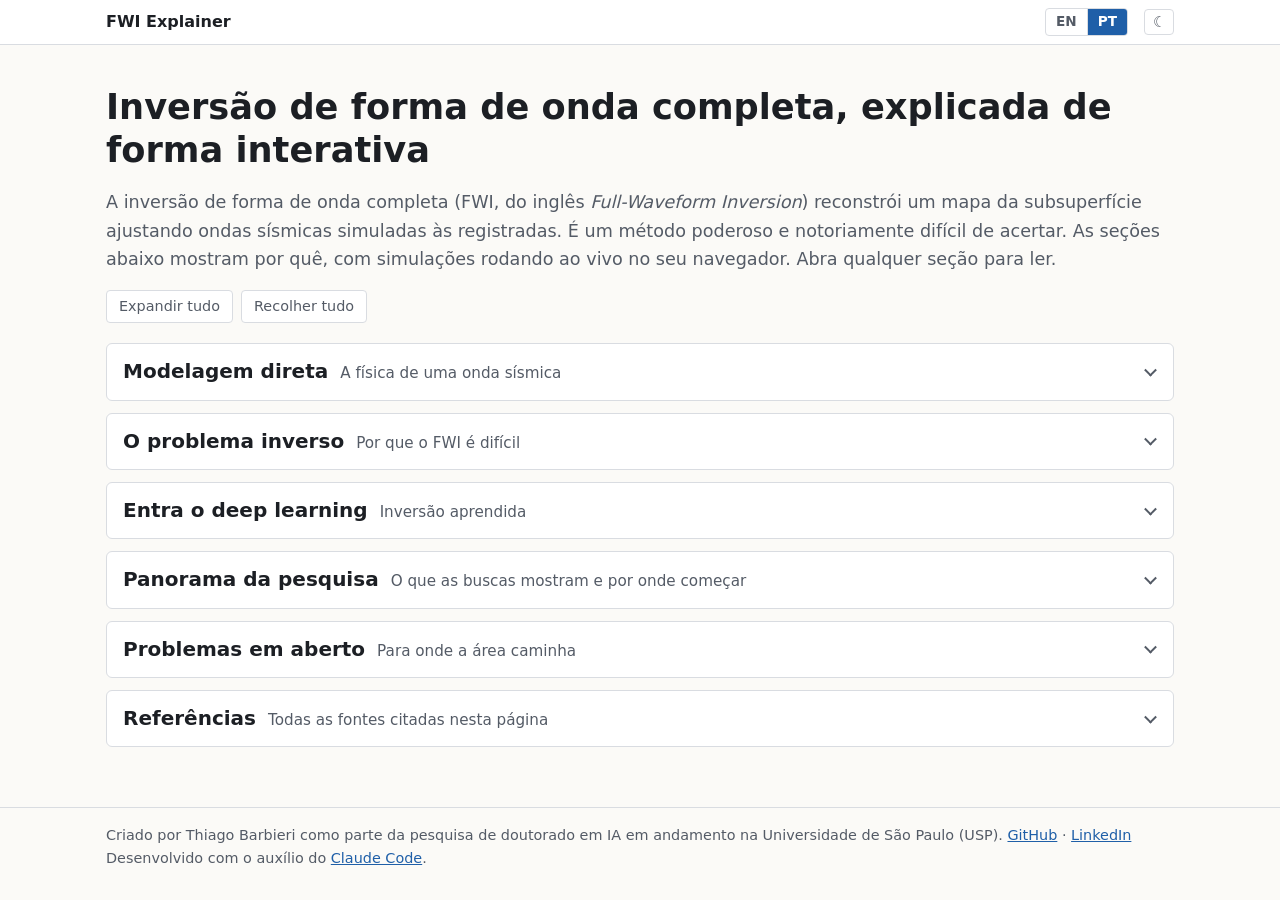
<file: index.pt.html>
<!doctype html>
<html lang="pt-BR">
<head>
  <meta charset="utf-8">
  <meta name="viewport" content="width=device-width, initial-scale=1">
  <title>FWI Explainer — Português</title>
  <link rel="icon" href="data:image/svg+xml,%3Csvg xmlns=%27http://www.w3.org/2000/svg%27 viewBox=%270 0 32 32%27%3E%3Cpath d=%27M2 16 Q6 4 10 16 T18 16 T26 16 T30 16%27 fill=%27none%27 stroke=%27%231f5fa8%27 stroke-width=%273%27/%3E%3C/svg%3E">
  <meta name="description" content="Explicação interativa, no navegador, da inversão sísmica de forma de onda completa (FWI) e das abordagens de deep learning para ela.">
  <meta name="author" content="Thiago Barbieri">
  <meta property="og:type" content="article">
  <meta name="publish_date" property="og:publish_date" content="2026-09-21T10:06:34-03:00">
  <meta property="article:published_time" content="2026-09-21T10:06:34-03:00">
  <meta property="article:author" content="Thiago Barbieri">
  <meta property="og:site_name" content="FWI Explainer">
  <meta property="og:locale" content="pt_BR">
  <meta property="og:title" content="FWI Explainer: inversão de forma de onda completa, interativa">
  <meta property="og:description" content="Simulações sísmicas e inversão ao vivo no navegador: por que o FWI é difícil, como é o cycle-skipping, e onde o deep learning ajuda e falha.">
  <meta property="og:url" content="https://barbieriht.github.io/fwi-explainer/index.pt.html">
  <meta property="og:image" content="https://barbieriht.github.io/fwi-explainer/assets/img/social-preview-pt.png">
  <meta property="og:image:width" content="1200">
  <meta property="og:image:height" content="630">
  <meta property="og:image:alt" content="Modelo de velocidade real ao lado de um resultado de FWI com cycle-skipping">
  <meta name="twitter:card" content="summary_large_image">
  <link rel="alternate" hreflang="en" href="index.html">
  <link rel="alternate" hreflang="pt-BR" href="index.pt.html">
  <link rel="stylesheet" href="assets/vendor/katex/katex.min.css">
  <link rel="stylesheet" href="assets/css/theme.css">
  <link rel="stylesheet" href="assets/css/layout.css">
  <script src="assets/js/theme.js"></script>
</head>
<body>
  <a class="skip-link" href="#content">Pular para o conteúdo</a>
  <header class="site-header">
    <nav class="site-nav" aria-label="Site">
      <a class="brand" href="#top">FWI Explainer</a>
      <div class="lang-switch" role="group" aria-label="Idioma" data-lang-switch>
        <a href="index.html" hreflang="en" lang="en">EN</a>
        <a href="index.pt.html" hreflang="pt-BR" lang="pt-BR" aria-current="true">PT</a>
      </div>
      <button type="button" class="theme-toggle" data-theme-toggle data-label-dark="Mudar para o tema escuro" data-label-light="Mudar para o tema claro"></button>
    </nav>
  </header>
  <main id="content">
    <div id="top"></div>
    <h1>Inversão de forma de onda completa, explicada de forma interativa</h1>
    <p class="lede">A inversão de forma de onda completa (FWI, do inglês <em>Full-Waveform Inversion</em>) reconstrói um mapa da subsuperfície ajustando ondas sísmicas simuladas às registradas. É um método poderoso e notoriamente difícil de acertar. As seções abaixo mostram por quê, com simulações rodando ao vivo no seu navegador. Abra qualquer seção para ler.</p>
    <div class="section-tools">
      <button type="button" data-sections="expand">Expandir tudo</button>
      <button type="button" data-sections="collapse">Recolher tudo</button>
    </div>
    <details class="section" id="forward-modeling">
      <summary><h2 class="section-title">Modelagem direta</h2><span class="section-sub">A física de uma onda sísmica</span></summary>
      <div class="section-body">
        <p class="lede">Para inverter dados sísmicos, primeiro é preciso saber prevê-los. Dado um mapa de quão rápido o som se propaga no subsolo, como fica uma onda emitida na superfície quando ela chega aos sensores?</p>

        <h3>Modelos de velocidade, fontes e receptores</h3>
        <p>Um <strong>modelo de velocidade</strong> é um mapa da subsuperfície em que cada célula guarda a velocidade de uma onda de pressão naquele ponto, em metros por segundo. Sedimentos moles são lentos; rocha compactada é rápida. Onde a velocidade muda bruscamente, parte da energia da onda é refletida de volta para a superfície.</p>
        <p>Num levantamento sísmico, uma <strong>fonte</strong> (um canhão de ar no mar, um caminhão vibrador em terra) envia um pulso curto para o subsolo, e uma linha de <strong>receptores</strong> registra a pressão ao longo do tempo. Colocando lado a lado o registro de cada receptor, com o tempo crescendo para baixo, obtém-se um <strong>sismograma de tiro</strong> (<em>shot gather</em>): o dado bruto que o FWI tenta explicar.</p>

        <h3>A equação da onda acústica</h3>
        <p>Num meio de densidade constante, o campo de pressão \(p(\mathbf{x}, t)\) obedece a</p>
        \[ \frac{\partial^2 p}{\partial t^2} = v(\mathbf{x})^2\, \nabla^2 p + s(\mathbf{x}, t), \]
        <p>em que \(v(\mathbf{x})\) é o modelo de velocidade e \(s\) é o termo de fonte. Simular dados a partir de um modelo conhecido dessa forma se chama <strong>modelagem direta</strong>.</p>

        <section class="demo wide" id="forward-demo" aria-labelledby="fm-demo-title">
          <h4 id="fm-demo-title">Experimente: propague uma onda pelo seu próprio modelo</h4>
          <div class="demo-panels">
            <figure>
              <canvas data-role="model" role="img"
                aria-label="Modelo de velocidade com o campo de onda desenhado por cima"
                aria-describedby="fm-model-desc"></canvas>
              <figcaption id="fm-model-desc">Modelo de velocidade (1 km × 1 km; claro = lento, escuro = rápido) com o campo de pressão sobreposto em vermelho (positivo) e azul (negativo). O triângulo laranja é a fonte; os quadradinhos escuros no topo são os receptores.</figcaption>
              <div class="axis-label" aria-hidden="true"><span>1500 m/s</span><span>4500 m/s</span></div>
              <div class="legend-bar" aria-hidden="true"></div>
            </figure>
            <figure>
              <canvas data-role="gather" role="img"
                aria-label="Sismograma registrado pelos receptores"
                aria-describedby="fm-gather-desc"></canvas>
              <figcaption id="fm-gather-desc">Sismograma de tiro: uma coluna por receptor (da esquerda para a direita na superfície), com o tempo correndo para baixo de 0 a 1 s. A primeira chegada, inclinada, é a onda direta; os eventos curvos abaixo dela são reflexões. As amplitudes recebem um ganho com o tempo apenas para exibição.</figcaption>
            </figure>
          </div>

          <div class="controls">
            <label class="control"><span class="label">Modelo pronto</span>
              <select data-role="preset">
                <option value="layered" selected>Três camadas</option>
                <option value="anomaly">Anomalia circular</option>
                <option value="dipping">Interface inclinada</option>
                <option value="homogeneous">Homogêneo</option>
              </select>
            </label>
            <fieldset>
              <legend>Clicar no modelo</legend>
              <label><input type="radio" name="fm-mode" value="source" checked> posiciona a fonte</label>
              <label><input type="radio" name="fm-mode" value="paint"> pinta velocidade</label>
            </fieldset>
            <label class="control"><span class="label">Velocidade do pincel: <span data-role="brush-value"></span></span>
              <input type="range" data-role="brush" step="100">
            </label>
            <label class="control"><span class="label">Velocidade da animação</span>
              <select data-role="speed">
                <option value="2">Lenta</option>
                <option value="5" selected>Normal</option>
                <option value="12">Rápida</option>
              </select>
            </label>
            <div class="button-row">
              <button type="button" class="primary" data-role="play" aria-pressed="false">Iniciar</button>
              <button type="button" data-role="step">Avançar</button>
              <button type="button" data-role="reset">Reiniciar</button>
            </div>
          </div>
          <p class="demo-status"><span data-role="clock"></span> · <span data-role="status" aria-live="polite">Pressione Iniciar para disparar a fonte.</span></p>
        </section>

        <h3>O que observar</h3>
        <ul>
          <li>No modelo de três camadas, cada interface envia uma reflexão de volta para cima. No sismograma elas aparecem como eventos curvos (hipérboles), que chegam mais tarde quanto mais profunda é a interface.</li>
          <li>Ao entrar numa camada mais rápida, a frente de onda se espalha mais depressa, o que também desvia (refrata) a direção de propagação.</li>
          <li>Uma anomalia compacta espalha energia em todas as direções. Sua assinatura no sismograma é uma curva de difração centrada acima dela.</li>
          <li>Experimente pintar uma zona lenta, de baixa velocidade, e compare quanto mais tarde chegam as reflexões dela.</li>
        </ul>

        <h3>Como a simulação funciona</h3>
        <p>O navegador resolve a equação da onda numa malha de 100 × 100 células de 10 m com o método de diferenças finitas no domínio do tempo. As derivadas viram diferenças ponderadas entre células vizinhas, e o campo avança um pequeno passo de tempo \(\Delta t\) por vez:</p>
        \[ p^{n+1}_{i,j} = 2p^{n}_{i,j} - p^{n-1}_{i,j} + v_{i,j}^2\,\Delta t^2\, \big(\nabla_h^2 p^{n}\big)_{i,j} + \Delta t^2\, s^{n}_{i,j}, \]
        <p>em que \(\nabla_h^2\) é um laplaciano discreto de quarta ordem. O passo de tempo precisa satisfazer uma condição de estabilidade (CFL), \(v_{\max}\,\Delta t / \Delta x \le C\); caso contrário, os erros crescem exponencialmente. Aqui \(\Delta t\) é fixado para a maior velocidade que se pode pintar, então nenhuma edição torna a simulação instável. A fonte é uma wavelet de Ricker com frequência de pico de 15 Hz. Uma camada de amortecimento ("esponja") ao redor da malha absorve as ondas que saem dela, imitando um meio ilimitado <a class="cite" href="#cerjan1985" data-cite="cerjan1985">(Cerjan et al., 1985)</a>. Ela não é perfeita: resta uma reflexão residual fraca, de cerca de 3%.</p>
        <p class="note">Adaptado de formulações padrão de diferenças finitas no domínio do tempo para a equação da onda acústica.</p>

        <p>A modelagem direta responde "que dados este modelo produziria?". A próxima seção faz a pergunta inversa, bem mais difícil: <a href="#inverse-problem">dados os registros, que modelo os produziu?</a></p>
      </div>
    </details>
    <details class="section" id="inverse-problem">
      <summary><h2 class="section-title">O problema inverso</h2><span class="section-sub">Por que o FWI é difícil</span></summary>
      <div class="section-body">
        <p class="lede">A modelagem direta transforma um modelo de velocidade em dados. A inversão de forma de onda completa faz o caminho contrário: parte dos dados registrados e procura o modelo que os teria produzido <a class="cite" href="#tarantola1984" data-cite="tarantola1984">(Tarantola, 1984)</a>.</p>

        <h3>Inversão como otimização</h3>
        <p>O FWI trata a velocidade de cada célula da malha como uma incógnita. Para um modelo \(\mathbf{m}\), todos os tiros são simulados, e um <strong>misfit</strong> (desajuste) de mínimos quadrados mede quão longe os sismogramas sintéticos estão dos observados:</p>
        \[ J(\mathbf{m}) = \frac{1}{2} \sum_{\text{tiros}} \sum_{\text{receptores}} \int_0^T \big( d_{\text{syn}}(t; \mathbf{m}) - d_{\text{obs}}(t) \big)^2 \, dt. \]
        <p>As demonstrações abaixo já têm 3.600 incógnitas (uma malha de 60 × 60), e modelos 3D realistas têm muito mais. Buscar diretamente nesse espaço é inviável, então o FWI melhora o modelo iterativamente com otimização local baseada em gradiente <a class="cite" href="#virieux2009" data-cite="virieux2009">(Virieux &amp; Operto, 2009)</a>:</p>
        \[ \mathbf{m}_{k+1} = \mathbf{m}_k - \alpha_k \, \nabla J(\mathbf{m}_k). \]

        <h3>O gradiente a baixo custo: o método do estado adjunto</h3>
        <p>Perturbar cada célula, uma de cada vez, para estimar \(\nabla J\) custaria uma simulação por incógnita. O método do estado adjunto obtém o gradiente inteiro com apenas duas simulações por tiro. A primeira é a simulação direta comum, \(p\). A segunda, o campo adjunto \(\lambda\), é alimentada pelos resíduos dos dados injetados nos receptores e roda de trás para frente no tempo. Correlacionar as duas dá o gradiente em relação ao quadrado da vagarosidade, \(m = 1/v^2\) <a class="cite" href="#plessix2006" data-cite="plessix2006">(Plessix, 2006)</a>:</p>
        \[ \frac{\partial J}{\partial m(\mathbf{x})} = -\int_0^T \lambda(\mathbf{x}, t)\, \frac{\partial^2 p}{\partial t^2}(\mathbf{x}, t)\, dt. \]
        <p>Os testes automáticos deste site comparam a implementação no navegador com perturbações por diferenças finitas feitas por força bruta. As duas concordam com erro abaixo de 0,2%.</p>
        <p class="note">Adaptado de formulações padrão do método do estado adjunto para a equação da onda acústica.</p>

        <h3>Por que é difícil: não convexidade e cycle-skipping</h3>
        <p>O misfit não tem o formato de uma tigela bem comportada. As formas de onda sísmicas oscilam, então compará-las amostra por amostra premia qualquer alinhamento de pico com pico, inclusive os errados. Se o modelo inicial prevê uma chegada a mais de <em>meio período</em> da observada, a descida do gradiente a puxa para a oscilação vizinha em vez da correta. Isso se chama <strong>cycle-skipping</strong> (salto de ciclo) <a class="cite" href="#virieux2009" data-cite="virieux2009">(Virieux &amp; Operto, 2009)</a>:</p>
        \[ |\Delta t| > \frac{1}{2f} \quad\Rightarrow\quad \text{o mínimo local mais próximo é o errado.} \]
        <p>Frequências baixas têm períodos longos, então toleram erros de tempo maiores. Registros reais, porém, costumam ter pouca energia utilizável em baixa frequência <a class="cite" href="#virieux2009" data-cite="virieux2009">(Virieux &amp; Operto, 2009)</a>. O problema também é <strong>mal-posto</strong>: fontes e receptores iluminam só partes da subsuperfície, então modelos diferentes podem ajustar os mesmos dados quase igualmente bem.</p>

        <p>As duas demonstrações usam por padrão uma geometria <strong>entre poços</strong> (<em>crosswell</em>): seis fontes descendo pelo lado esquerdo do modelo e trinta receptores pelo lado direito. O modelo real tem fundo de 2000 m/s com um corpo circular mais rápido (2400 m/s) no centro. A demonstração de inversão também permite acrescentar fontes e receptores no topo e na base.</p>

        <section class="demo wide" id="misfit-landscape" aria-labelledby="ml-title">
          <h4 id="ml-title">Experimente: a paisagem do misfit</h4>
          <p>Aqui o "modelo" é um único número: a velocidade de um chute inicial homogêneo. Para cada chute, o tiro central é simulado e seu misfit em relação aos dados observados é calculado, com uma fonte de 4 Hz e outra de 12 Hz.</p>
          <div class="demo-panels even">
            <figure>
              <div data-role="landscape-chart"></div>
              <ul class="chart-legend"><li class="series-a"><span>dados de 4 Hz</span></li><li class="series-b"><span>dados de 12 Hz</span></li></ul>
              <figcaption>Misfit em função da velocidade inicial (cada curva dividida pelo seu máximo). A curva de 12 Hz tem vales laterais: mínimos locais onde a descida do gradiente pode ficar presa.</figcaption>
            </figure>
            <figure>
              <div data-role="trace-chart"></div>
              <ul class="chart-legend"><li class="series-a"><span>observado</span></li><li class="series-b dashed"><span>modelado a partir do seu chute</span></li></ul>
              <figcaption>Registro no receptor em frente à fonte central.</figcaption>
            </figure>
          </div>
          <div class="controls">
            <label class="control"><span class="label">Velocidade inicial: <span data-role="v0-value"></span></span>
              <input type="range" data-role="v0">
            </label>
            <fieldset>
              <legend>Frequência do traço</legend>
              <label><input type="radio" name="ml-freq" value="4"> 4 Hz</label>
              <label><input type="radio" name="ml-freq" value="12" checked> 12 Hz</label>
            </fieldset>
            <button type="button" data-role="start">Calcular a paisagem</button>
          </div>
          <p class="demo-readout" data-role="readout" aria-live="polite"></p>
          <p class="demo-status" data-role="status">A paisagem é calculada quando esta parte aparece na tela (cerca de 50 simulações pequenas).</p>
        </section>

        <section class="demo wide" id="inversion-demo" aria-labelledby="inv-title">
          <h4 id="inv-title">Experimente: rode o FWI a partir de um modelo inicial errado</h4>
          <div class="scenario-row" role="group" aria-label="Cenários">
            <button type="button" data-scenario="good">Bom início (2000 m/s, 12 Hz)</button>
            <button type="button" data-scenario="skipped">Com cycle-skipping (1700 m/s, 12 Hz)</button>
            <button type="button" data-scenario="multiscale">Solução 1: de baixa para alta frequência (1700 m/s)</button>
            <button type="button" data-scenario="surround">Solução 2: fontes e receptores em todos os lados (1700 m/s, 12 Hz)</button>
          </div>
          <div class="demo-panels models">
            <figure>
              <canvas data-role="truth" role="img" aria-label="Modelo de velocidade real" aria-describedby="inv-truth-desc"></canvas>
              <figcaption id="inv-truth-desc">Modelo real (usado só para gerar os dados observados). Círculos laranja: fontes; quadrados escuros: receptores.</figcaption>
            </figure>
            <figure>
              <canvas data-role="current" role="img" aria-label="Modelo de velocidade invertido atual" aria-describedby="inv-current-desc"></canvas>
              <figcaption id="inv-current-desc">Estimativa atual, atualizada a cada iteração. Mesma escala de cores do modelo real.</figcaption>
            </figure>
          </div>
          <div class="axis-label narrow" aria-hidden="true"><span>1500 m/s</span><span>3000 m/s</span></div>
          <div class="legend-bar narrow" aria-hidden="true"></div>
          <figure class="chart-block">
            <div data-role="misfit-chart"></div>
            <figcaption>Misfit relativo ao seu valor no início de cada banda de frequência. Na execução de baixa para alta frequência ele volta a 1 na troca, porque a partir daí é medido sobre outros dados.</figcaption>
          </figure>
          <div class="controls">
            <label class="control"><span class="label">Velocidade inicial: <span data-role="v0-value"></span></span>
              <input type="range" data-role="v0">
            </label>
            <fieldset>
              <legend>Dados usados</legend>
              <label><input type="radio" name="inv-band" value="low"> só 4 Hz</label>
              <label><input type="radio" name="inv-band" value="high" checked> só 12 Hz</label>
              <label><input type="radio" name="inv-band" value="multi"> 4 Hz, depois 12 Hz</label>
            </fieldset>
            <fieldset>
              <legend>Fontes e receptores</legend>
              <label><input type="radio" name="inv-geometry" value="crosswell" checked> esquerda e direita</label>
              <label><input type="radio" name="inv-geometry" value="surround"> os quatro lados</label>
            </fieldset>
            <div class="button-row">
              <button type="button" class="primary" data-role="run" aria-pressed="false">Executar</button>
              <button type="button" data-role="step">Uma iteração</button>
              <button type="button" data-role="reset">Reiniciar</button>
            </div>
          </div>
          <p class="demo-status"><span data-role="progress"></span> · <span data-role="status" aria-live="polite"></span></p>
        </section>

        <h3>O que observar</h3>
        <ul>
          <li><strong>Bom início:</strong> o fundo já está correto, o misfit cai de forma constante e o corpo rápido aparece no lugar certo. Ele sai borrado na horizontal: com fontes de um lado e receptores do outro, a maioria das ondas o atravessa da esquerda para a direita, o que restringe mal a sua largura.</li>
          <li><strong>Com cycle-skipping:</strong> partindo de um modelo 15% lento demais, o misfit a 12 Hz trava bem acima de zero. A estimativa se enche de listras e as velocidades batem nos limites permitidos. A inversão está ajustando as oscilações erradas.</li>
          <li><strong>Solução 1, de baixa para alta frequência:</strong> a partir do mesmo início ruim, a etapa de 4 Hz primeiro corrige o fundo suave, o que traz as chegadas para dentro de meio período de 12 Hz. Depois a etapa de 12 Hz deixa o corpo rápido nítido. Ir de frequências baixas para altas é um remédio clássico contra o cycle-skipping <a class="cite" href="#bunks1995" data-cite="bunks1995">(Bunks et al., 1995)</a>.</li>
          <li><strong>Solução 2, fontes e receptores em todos os lados:</strong> ainda partindo de um modelo 15% lento e usando só dados de 12 Hz. As distâncias curtas entre fonte e receptor acrescentadas no topo e na base têm erros de chegada abaixo de meio período, então puxam primeiro o fundo para o valor certo, e os caminhos mais longos vêm em seguida. Nesta demonstração, um início rápido <em>demais</em> (2500 m/s) ainda sofre cycle-skipping com essa geometria.</li>
        </ul>
        <p class="note">Simplificações: os dados observados vêm do mesmo simulador e da mesma malha usados na inversão, sem ruído. Dados reais são mais ruidosos e nunca seguem a física exatamente, o que torna cada um desses problemas mais difícil.</p>

        <p>O FWI iterativo resolve um novo problema de otimização para cada levantamento e depende de um bom modelo inicial. A próxima seção trata de métodos que, em vez disso, <a href="#deep-learning">aprendem o mapeamento dos dados para o modelo</a>.</p>
      </div>
    </details>
    <details class="section" id="deep-learning">
      <summary><h2 class="section-title">Entra o deep learning</h2><span class="section-sub">Inversão aprendida</span></summary>
      <div class="section-body">
        <p class="lede">O FWI iterativo resolve um novo problema de otimização para cada levantamento e precisa de um bom modelo inicial para evitar o cycle-skipping. A inversão aprendida segue outro caminho: treina-se uma rede neural uma única vez, com muitos pares de dados sísmicos e modelos de velocidade. Depois disso, inverter dados novos exige uma única passada pela rede.</p>

        <h3>Da otimização a um mapeamento aprendido</h3>
        <p>O FWI clássico procura o modelo que explica um conjunto de dados:</p>
        \[ \mathbf{m}^\star = \arg\min_{\mathbf{m}} J(\mathbf{m}; \mathbf{d}_{\text{obs}}). \]
        <p>Uma abordagem aprendida, em vez disso, ajusta os parâmetros \(\theta\) de uma rede \(f_\theta\) que leva dados a modelos, usando um conjunto de treino de exemplos simulados \((\mathbf{d}_i, \mathbf{m}_i)\):</p>
        \[ \theta^\star = \arg\min_{\theta} \sum_i \big\lVert f_{\theta}(\mathbf{d}_i) - \mathbf{m}_i \big\rVert_1, \qquad \hat{\mathbf{m}} = f_{\theta^\star}(\mathbf{d}_{\text{obs}}). \]
        <p>A parte cara sai do momento da inferência e vai para o treino, e a física entra apenas pelos exemplos. Esse compromisso define tudo o que vem a seguir.</p>

        <h3>Um pequeno experimento</h3>
        <p>Para tornar a comparação concreta, uma rede foi treinada especificamente para este site. Cinco fontes e 64 receptores na superfície registram um modelo de 640 m × 640 m a <span data-fill="f0_hz"></span> Hz. Os <span data-fill="train_size" data-format="thousands"></span> modelos de treino vêm de um gerador aleatório de camadas curvas, falhas e intrusões. A rede é um pequeno codificador–decodificador convolucional. Simular os dados de treino levou cerca de <span data-fill="dataset_minutes" data-format="wholeMinutes"></span> e o treino cerca de <span data-fill="train_minutes" data-format="wholeMinutes"></span>, ambos numa GPU de notebook. Duas mudanças baratas melhoraram a rede: o dobro de dados de treino e uma média móvel exponencial dos seus pesos, o que reduziu seu erro médio em modelos não vistos de 62 para <span data-fill="dl_test_set_mae_mps" data-format="mps"></span>. Também foram testadas a compressão das amplitudes de entrada e uma função de perda sensível a bordas, sem ganho. A referência clássica é o FWI rodando sobre o mesmo simulador. Ele parte de um modelo 1D suave (o perfil médio em profundidade dos modelos de treino) e vai de frequências baixas para altas. Um terceiro método, DL + FWI, usa o modelo da rede como ponto de partida para uma execução curta de FWI, com <span data-fill="cases.in-distribution.hybrid_iterations"></span> iterações.</p>

        <section class="demo wide" id="dl-comparison" aria-labelledby="dl-title">
          <h4 id="dl-title">Compare: FWI clássico e deep learning</h4>
          <div class="scenario-row" role="group" aria-label="Caso de teste">
            <button type="button" data-case="in-distribution" aria-pressed="true">Modelo de teste parecido com o treino</button>
            <button type="button" data-case="out-of-distribution" aria-pressed="false">Geologia desconhecida</button>
          </div>
          <div class="dl-layout">
            <figure class="dl-slider">
              <div class="dl-stage">
                <img data-role="right-img" alt="" width="256" height="256">
                <img data-role="left-img" alt="" width="256" height="256" class="dl-overlay">
                <div class="dl-divider" data-role="divider" aria-hidden="true"></div>
                <span class="dl-tag dl-tag-left" data-role="left-tag"></span>
                <span class="dl-tag dl-tag-right" data-role="right-tag"></span>
              </div>
              <label class="control"><span class="label">Arraste para comparar</span>
                <input type="range" data-role="position" min="0" max="100" value="50">
              </label>
            </figure>
            <figure class="dl-truth">
              <img data-role="truth-img" alt="Modelo de velocidade real" width="256" height="256">
              <figcaption>Modelo real</figcaption>
              <div class="axis-label" aria-hidden="true"><span>1500 m/s</span><span>4500 m/s</span></div>
              <div class="legend-bar" aria-hidden="true"></div>
            </figure>
          </div>
          <div class="controls">
            <label class="control"><span class="label">Imagem da esquerda</span>
              <select data-role="left">
                <option value="fwi" selected>FWI clássico</option>
                <option value="start">Modelo inicial</option>
                <option value="dl">Deep learning</option>
                <option value="hybrid">DL + FWI</option>
                <option value="true">Modelo real</option>
              </select>
            </label>
            <label class="control"><span class="label">Imagem da direita</span>
              <select data-role="right">
                <option value="hybrid" selected>DL + FWI</option>
                <option value="dl">Deep learning</option>
                <option value="fwi">FWI clássico</option>
                <option value="true">Modelo real</option>
                <option value="start">Modelo inicial</option>
              </select>
            </label>
          </div>
          <table class="metrics">
            <caption>Erro absoluto médio de velocidade em relação ao modelo real e tempo de cálculo numa GPU de notebook (RTX 3050).</caption>
            <thead><tr><th scope="col">Método</th><th scope="col">Erro</th><th scope="col">Tempo</th></tr></thead>
            <tbody data-role="metrics"></tbody>
          </table>
          <p class="demo-status" data-role="status"></p>
        </section>

        <h3>O que a comparação mostra</h3>
        <ul>
          <li><strong>Velocidade.</strong> Depois de treinada, a rede inverte um conjunto de dados em cerca de <span data-fill="cases.in-distribution.seconds.dl" data-format="ms"></span>. O FWI clássico leva cerca de <span data-fill="cases.in-distribution.seconds.fwi" data-format="minutes"></span> na mesma GPU. O custo mudou de lugar, não desapareceu: o conjunto de treino e o treino teriam de ser refeitos para outra geometria de aquisição ou outra banda de frequência.</li>
          <li><strong>Geologia familiar.</strong> Em modelos parecidos com os de treino, a rede é precisa: seu erro médio em <span data-fill="test_size"></span> modelos de teste não vistos é de <span data-fill="dl_test_set_mae_mps" data-format="mps"></span>. No exemplo mostrado, os dois métodos ficam próximos (<span data-fill="cases.in-distribution.mae_mps.fwi" data-format="mps"></span> para o FWI, <span data-fill="cases.in-distribution.mae_mps.dl" data-format="mps"></span> para a rede), e o modelo da rede é mais suave.</li>
          <li><strong>Geologia desconhecida.</strong> O segundo modelo tem camadas íngremes e curvas e uma lente lenta, características que o gerador nunca produz. O FWI ainda recupera a lente e a forma das camadas (<span data-fill="cases.out-of-distribution.mae_mps.fwi" data-format="mps"></span>), porque ajusta este conjunto de dados específico através da física. A rede devolve um modelo em camadas de aparência plausível, sem lente nenhuma (<span data-fill="cases.out-of-distribution.mae_mps.dl" data-format="mps"></span>). Ela só consegue reproduzir os tipos de estrutura com que foi treinada.</li>
          <li><strong>O melhor dos dois, quando a rede acerta.</strong> Partir o FWI do modelo da rede dá o resultado mais preciso no exemplo familiar (<span data-fill="cases.in-distribution.mae_mps.hybrid" data-format="mps"></span>) em cerca de <span data-fill="cases.in-distribution.seconds.hybrid" data-format="seconds"></span>, um terço do tempo do FWI clássico. No modelo desconhecido, o refinamento traz a lente de volta, mas não consegue desfazer as camadas erradas da rede em tão poucas iterações (<span data-fill="cases.out-of-distribution.mae_mps.hybrid" data-format="mps"></span>): um modelo inicial aprendido só ajuda na medida em que está certo.</li>
        </ul>
        <p class="note">Este é um único experimento pequeno, com dados sintéticos e sem ruído. Ele ilustra o compromisso; não classifica métodos. O exemplo de teste foi escolhido por uma regra fixa (o modelo de teste com maior variação de velocidade), não pelo desempenho de nenhum dos métodos nele. Código: <code>scripts/dl/</code> no repositório.</p>

        <h3>Famílias de técnicas na literatura</h3>
        <p>O restante da área, em geral, mantém o simulador da equação da onda e insere uma rede em um de três pontos do ciclo de inversão. Cada família abaixo vem com exemplos de estudos sobre o tema, reunidos pelo lugar onde a rede atua e pelo que dizem seus títulos.</p>
        <h4>Redes que geram o modelo</h4>
        <p>Em vez de atualizar diretamente a velocidade de cada célula, uma rede neural produz o modelo de velocidade, e os pesos da rede são otimizados através do simulador da equação da onda. Exemplos de estudos com essa abordagem: <span class="cite-list" data-cite-list="group=survey insertion=model">(<a class="cite-item" href="#zhu2022integrating" data-cite="zhu2022integrating">Zhu et al., 2022</a>; <a class="cite-item" href="#sun2023implicit" data-cite="sun2023implicit">Sun et al., 2023</a>; <a class="cite-item" href="#zhang2023eifwi" data-cite="zhang2023eifwi">Zhang et al., 2023</a>; <a class="cite-item" href="#wu2025selfsup" data-cite="wu2025selfsup">Wu et al., 2025</a>; <a class="cite-item" href="#wu2026fourier" data-cite="wu2026fourier">Kang et al., 2026</a>; <a class="cite-item" href="#huo2026cnnmmi" data-cite="huo2026cnnmmi">Li et al., 2026c</a>; <a class="cite-item" href="#liu2026reparam" data-cite="liu2026reparam">Liu et al., 2026</a>; <a class="cite-item" href="#qu2026axpcae" data-cite="qu2026axpcae">Niu et al., 2026a</a>; <a class="cite-item" href="#qu2026piedd" data-cite="qu2026piedd">Niu et al., 2026b</a>; <a class="cite-item" href="#han2026kan" data-cite="han2026kan">Wu et al., 2026</a>)</span>. Há também exemplos de estudos com redes convolucionais <span class="cite-list" data-cite-list="tag=CNN">(<a class="cite-item" href="#shao2026scfwi" data-cite="shao2026scfwi">Huo et al., 2026</a>; <a class="cite-item" href="#han2026kan" data-cite="han2026kan">Wu et al., 2026</a>)</span>, perceptrons multicamadas e representações neurais implícitas <span class="cite-list" data-cite-list="tag=MLP,neural+representation">(<a class="cite-item" href="#sun2023implicit" data-cite="sun2023implicit">Sun et al., 2023</a>; <a class="cite-item" href="#zhang2023eifwi" data-cite="zhang2023eifwi">Zhang et al., 2023</a>; <a class="cite-item" href="#wu2026fourier" data-cite="wu2026fourier">Kang et al., 2026</a>; <a class="cite-item" href="#wang2026metaifwi" data-cite="wang2026metaifwi">Wang et al., 2026</a>)</span>, arquiteturas informadas ou restritas pela física <span class="cite-list" data-cite-list="tag=physics-informed">(<a class="cite-item" href="#huang2025fnofwi" data-cite="huang2025fnofwi">Huang et al., 2025</a>; <a class="cite-item" href="#elmeliegy2026vae" data-cite="elmeliegy2026vae">Elmeliegy et al., 2026</a>; <a class="cite-item" href="#qu2026axpcae" data-cite="qu2026axpcae">Niu et al., 2026a</a>; <a class="cite-item" href="#qu2026piedd" data-cite="qu2026piedd">Niu et al., 2026b</a>)</span> e treino autossupervisionado <span class="cite-list" data-cite-list="tag=self-supervised">(<a class="cite-item" href="#wu2025selfsup" data-cite="wu2025selfsup">Wu et al., 2025</a>; <a class="cite-item" href="#huo2026cnnmmi" data-cite="huo2026cnnmmi">Li et al., 2026c</a>)</span>.</p>
        <h4>Funções de misfit redesenhadas e aprendidas</h4>
        <p>Aqui a mudança está em como os sismogramas observados e simulados são comparados. É o misfit de mínimos quadrados, amostra por amostra, que torna o cycle-skipping possível; trocá-lo por outra distância, ou por uma comparação aprendida por uma rede, é uma forma direta de atacar o problema <span class="cite-list" data-cite-list="tag=misfit+function">(<a class="cite-item" href="#metivier2016" data-cite="metivier2016">Métivier et al., 2016</a>; <a class="cite-item" href="#sun2022mlmisfit" data-cite="sun2022mlmisfit">Sun &amp; Alkhalifah, 2022</a>; <a class="cite-item" href="#alfarhan2026timeshift" data-cite="alfarhan2026timeshift">Alfarhan et al., 2026</a>; <a class="cite-item" href="#shao2026scfwi" data-cite="shao2026scfwi">Huo et al., 2026</a>; <a class="cite-item" href="#saad2026siamesefit" data-cite="saad2026siamesefit">Saad &amp; Alkhalifah, 2026</a>)</span>.</p>
        <h4>Priors aprendidos e regularização</h4>
        <p>Uma rede treinada com modelos de velocidade plausíveis atua como regularizador ou prior, puxando a solução para estruturas realistas <span class="cite-list" data-cite-list="tag=learned+prior">(<a class="cite-item" href="#li2021targetoriented" data-cite="li2021targetoriented">Li et al., 2021</a>; <a class="cite-item" href="#li2022targetlapse" data-cite="li2022targetlapse">Li &amp; Alkhalifah, 2022</a>; <a class="cite-item" href="#taufik2024learned" data-cite="taufik2024learned">Taufik et al., 2024</a>; <a class="cite-item" href="#du2025wgan" data-cite="du2025wgan">Du &amp; Wang, 2025</a>; <a class="cite-item" href="#taufik2025wavenumber" data-cite="taufik2025wavenumber">Taufik &amp; Alkhalifah, 2025</a>; <a class="cite-item" href="#elmeliegy2026vae" data-cite="elmeliegy2026vae">Elmeliegy et al., 2026</a>; <a class="cite-item" href="#li2026co2" data-cite="li2026co2">Li et al., 2026a</a>; <a class="cite-item" href="#siahkoohi2026memorization" data-cite="siahkoohi2026memorization">Siahkoohi &amp; Sabeddu, 2026</a>)</span>. Vários trabalhos recentes usam modelos de difusão para isso <span class="cite-list" data-cite-list="id=taufik2024learned,taufik2025wavenumber">(<a class="cite-item" href="#taufik2024learned" data-cite="taufik2024learned">Taufik et al., 2024</a>; <a class="cite-item" href="#taufik2025wavenumber" data-cite="taufik2025wavenumber">Taufik &amp; Alkhalifah, 2025</a>)</span>.</p>
        <h4>Quantificação de incerteza</h4>
        <p>Em vez de um único modelo de melhor ajuste, estes métodos estimam uma distribuição de modelos plausíveis, por exemplo com redes neurais bayesianas ou inferência variacional <span class="cite-list" data-cite-list="tag=uncertainty">(<a class="cite-item" href="#zhu2022integrating" data-cite="zhu2022integrating">Zhu et al., 2022</a>; <a class="cite-item" href="#zhang2023eifwi" data-cite="zhang2023eifwi">Zhang et al., 2023</a>; <a class="cite-item" href="#yin2025wiser" data-cite="yin2025wiser">Yin et al., 2025</a>; <a class="cite-item" href="#elmeliegy2026vae" data-cite="elmeliegy2026vae">Elmeliegy et al., 2026</a>; <a class="cite-item" href="#li2026co2" data-cite="li2026co2">Li et al., 2026a</a>; <a class="cite-item" href="#um2026joint3d" data-cite="um2026joint3d">Um et al., 2026</a>)</span>.</p>
        <h4>Inversão multiparâmetro</h4>
        <p>O FWI elástico estima várias propriedades ao mesmo tempo, como as velocidades das ondas P e S e a densidade. Os parâmetros estão acoplados nos dados, então um erro em um pode vazar para outro, um problema conhecido como crosstalk (veja os <a href="#open-problems">problemas em aberto</a>). Exemplos de estudos de deep learning no caso multiparâmetro: <span class="cite-list" data-cite-list="tag=multiparameter group=survey | tag=multiparameter group=ml-native">(<a class="cite-item" href="#li2022targetlapse" data-cite="li2022targetlapse">Li &amp; Alkhalifah, 2022</a>; <a class="cite-item" href="#feng2023efwi" data-cite="feng2023efwi">Feng et al., 2023</a>; <a class="cite-item" href="#zhang2023eifwi" data-cite="zhang2023eifwi">Zhang et al., 2023</a>; <a class="cite-item" href="#taufik2024learned" data-cite="taufik2024learned">Taufik et al., 2024</a>; <a class="cite-item" href="#du2025wgan" data-cite="du2025wgan">Du &amp; Wang, 2025</a>; <a class="cite-item" href="#taufik2025wavenumber" data-cite="taufik2025wavenumber">Taufik &amp; Alkhalifah, 2025</a>; <a class="cite-item" href="#wu2025selfsup" data-cite="wu2025selfsup">Wu et al., 2025</a>; <a class="cite-item" href="#huo2026cnnmmi" data-cite="huo2026cnnmmi">Li et al., 2026c</a>; <a class="cite-item" href="#qu2026piedd" data-cite="qu2026piedd">Niu et al., 2026b</a>; <a class="cite-item" href="#han2026kan" data-cite="han2026kan">Wu et al., 2026</a>)</span>.</p>
        <h4>Benchmarks</h4>
        <p>Conjuntos de dados sintéticos compartilhados tornam os métodos aprendidos comparáveis, e também definem a geologia em que esses métodos são treinados e testados <span class="cite-list" data-cite-list="tag=benchmark">(<a class="cite-item" href="#deng2022openfwi" data-cite="deng2022openfwi">Deng et al., 2022</a>; <a class="cite-item" href="#feng2023efwi" data-cite="feng2023efwi">Feng et al., 2023</a>; <a class="cite-item" href="#geofwi2026" data-cite="geofwi2026">Li et al., 2026b</a>; <a class="cite-item" href="#liu2026reparam" data-cite="liu2026reparam">Liu et al., 2026</a>)</span>.</p>

        <p>Para onde a área caminha? A seção de <a href="#open-problems">problemas em aberto</a> reúne as lacunas que esses métodos ainda deixam.</p>
      </div>
    </details>
    <details class="section" id="research-landscape">
      <summary><h2 class="section-title">Panorama da pesquisa</h2><span class="section-sub">O que as buscas mostram e por onde começar</span></summary>
      <div class="section-body">
        <p class="lede">O que mostram os estudos reunidos para este trabalho, e por onde começar a ler.</p>
        <h3>Um retrato das buscas</h3>
        <p>Durante a preparação deste trabalho, o autor reuniu estudos sobre FWI por meio de várias buscas em bases de dados: uma exportação do Scopus e buscas temáticas sobre FWI, FWI time-lapse e machine learning aplicado ao FWI. A coleção não passou por triagem como numa revisão sistemática, então as contagens abaixo descrevem essas buscas, e não a área como um todo. Duplicatas são removidas, e os estudos que mencionam machine learning ou deep learning são identificados por regras fixas de palavras-chave no título e no resumo.</p>
        <section class="demo wide" id="snapshot" aria-labelledby="sn-title">
          <h4 id="sn-title">Estudos reunidos por ano</h4>
          <figure class="chart-block">
            <div data-role="years-chart"></div>
            <ul class="chart-legend"><li class="legend-ml"><span>menciona ML / deep learning</span></li><li class="legend-other"><span>demais estudos</span></li></ul>
            <figcaption>Estudos por ano de publicação.</figcaption>
          </figure>
          <figure class="chart-block">
            <div data-role="venues-chart"></div>
            <figcaption>Os periódicos e anais de congresso mais frequentes na coleção, com as mesmas cores do gráfico acima. Empates seguem a ordem alfabética.</figcaption>
          </figure>
          <p class="demo-status" data-role="summary" aria-live="polite"></p>
        </section>
        <h3>Por onde começar</h3>
        <p>Estudos sobre métodos de FWI, ordenados por citações por ano desde a publicação, o que coloca artigos antigos e recentes em condições mais equilibradas do que a contagem bruta de citações. Cada nota reformula o que o próprio artigo diz fazer, com base no seu resumo.</p>
        <!-- readings:start (generated by scripts/build-page.js from content/readings.csv; do not edit) -->
        <div class="reading-scroll" role="region" tabindex="0" aria-label="Lista de leituras, ordenada por citações (com rolagem)">
        <ol class="reading-list">
          <li><a class="cite" href="#virieux2009" data-cite="virieux2009">(Virieux &amp; Operto, 2009)</a> Uma visão geral ampla do FWI: modelagem direta, estimativa do gradiente e da Hessiana, e por que a otimização local pode terminar em mínimos locais (modelos iniciais ruins, falta de baixas frequências, ruído). <span class="reading-meta">3.760 citações, 209 por ano · Fundamentos</span></li>
          <li><a class="cite" href="#tarantola1984" data-cite="tarantola1984">(Tarantola, 1984)</a> Resolve o problema inverso sísmico não linear por mínimos quadrados; cada iteração correlaciona o campo da fonte propagado para frente com os resíduos propagados para trás, a ideia por trás do gradiente pelo estado adjunto. <span class="reading-meta">3.738 citações, 87 por ano · Fundamentos</span></li>
          <li><a class="cite" href="#bunks1995" data-cite="bunks1995">(Bunks et al., 1995)</a> Mostra no modelo Marmousi que decompor a inversão por escala, começando por comprimentos de onda longos, onde os mínimos locais são menos numerosos e mais afastados, melhora muito a convergência. <span class="reading-meta">1.628 citações, 51 por ano · Cycle-skipping e funções de misfit</span></li>
          <li><a class="cite" href="#warner2016" data-cite="warner2016">(Warner &amp; Guasch, 2016)</a> Adaptive waveform inversion: em vez de subtrair formas de onda, projeta filtros que levam os dados previstos aos observados e os força a virar deltas em lag zero, uma formulação pensada para evitar o cycle-skipping. <span class="reading-meta">391 citações, 36 por ano · Cycle-skipping e funções de misfit</span></li>
          <li><a class="cite" href="#operto2013" data-cite="operto2013">(Operto et al., 2013)</a> Um roteiro guiado do FWI multiparâmetro (velocidades P e S, densidade, atenuação, anisotropia), explicando o crosstalk entre parâmetros e por que o escalonamento importa. <span class="reading-meta">411 citações, 29 por ano · Inversão multiparâmetro e crosstalk</span></li>
          <li><a class="cite" href="#metivier2016" data-cite="metivier2016">(Métivier et al., 2016)</a> Mede o misfit com uma distância de transporte ótimo que considera a coerência lateral dos eventos entre traços; nos dados Marmousi 2, BP 2004 e Chevron 2014, é menos sujeito ao cycle-skipping que a distância L2. <span class="reading-meta">320 citações, 29 por ano · Cycle-skipping e funções de misfit</span></li>
          <li><a class="cite" href="#sun2023implicit" data-cite="sun2023implicit">(Sun et al., 2023)</a> O FWI implícito representa o modelo de velocidade com uma rede neural baseada em coordenadas; partindo de inicialização aleatória, relata convergência melhor que o FWI padrão e usa dropout para uma incerteza aproximada. <span class="reading-meta">96 citações, 24 por ano · Deep learning no FWI</span></li>
          <li><a class="cite" href="#zhu2022integrating" data-cite="zhu2022integrating">(Zhu et al., 2022)</a> Representa o modelo de velocidade com uma rede neural generativa dentro do FWI; a rede atua como regularizador espacial que atenua mínimos locais e ruído, e o Monte Carlo dropout fornece uma estimativa de incerteza. <span class="reading-meta">119 citações, 24 por ano · Deep learning no FWI</span></li>
          <li><a class="cite" href="#engquist2022" data-cite="engquist2022">(Engquist &amp; Yang, 2022)</a> Usa a distância de Wasserstein, do transporte ótimo, como misfit, com um resultado de convexidade mais forte, e discute como normalizar sinais sísmicos para que a teoria se aplique. <span class="reading-meta">50 citações, 10 por ano · Cycle-skipping e funções de misfit</span></li>
          <li><a class="cite" href="#taufik2024learned" data-cite="taufik2024learned">(Taufik et al., 2024)</a> Treina um modelo de difusão sobre distribuições de parâmetros elásticos e o usa como regularizador aprendido no FWI elástico, em vez de uma relação empírica entre os parâmetros. <span class="reading-meta">21 citações, 7 por ano · Deep learning no FWI</span></li>
          <li><a class="cite" href="#zhang2023eifwi" data-cite="zhang2023eifwi">(Zhang et al., 2023)</a> FWI elástico implícito: um perceptron multicamadas ou uma rede neural bayesiana gera o modelo elástico, reduzindo a dependência de um modelo inicial preciso. <span class="reading-meta">21 citações, 5,3 por ano · Incerteza</span></li>
          <li><a class="cite" href="#liu2026reparam" data-cite="liu2026reparam">(Liu et al., 2026)</a> Compara arquiteturas de rede (U-Net, CNN, MLP) e estratégias de inicialização para o FWI com reparametrização profunda, em que se otimizam os pesos da rede em vez das células do modelo. <span class="reading-meta">5 citações, 5 por ano · Deep learning no FWI</span></li>
          <li><a class="cite" href="#li2022targetlapse" data-cite="li2022targetlapse">(Li &amp; Alkhalifah, 2022)</a> FWI elástico time-lapse orientado ao alvo: a redatumação concentra a inversão no reservatório, e um prior de deep learning construído a partir de dados de poço a regulariza. <span class="reading-meta">23 citações, 4,6 por ano · Monitoramento time-lapse</span></li>
          <li><a class="cite" href="#yin2025wiser" data-cite="yin2025wiser">(Yin et al., 2025)</a> Um arcabouço de inferência variacional semiamortizada que combina uma rede generativa com refinamentos baseados na física para estimar posteriors multimodais no FWI em resolução total. <span class="reading-meta">9 citações, 4,5 por ano · Incerteza</span></li>
          <li><a class="cite" href="#keating2020" data-cite="keating2020">(Keating &amp; Innanen, 2020)</a> Introduz uma forma numérica de avaliar o crosstalk no FWI viscoelástico, incluindo o vazamento entre incógnitas distantes no espaço, que a análise por espalhadores pontuais não capta. <span class="reading-meta">27 citações, 3,9 por ano · Inversão multiparâmetro e crosstalk</span></li>
          <li><a class="cite" href="#sun2022mlmisfit" data-cite="sun2022mlmisfit">(Sun &amp; Alkhalifah, 2022)</a> Aprende a própria função de misfit: uma rede neural treinada por meta-aprendizado (rodando FWI em modelos aleatórios) para comparar dados previstos e observados de forma robusta ao cycle-skipping. <span class="reading-meta">19 citações, 3,8 por ano · Cycle-skipping e funções de misfit</span></li>
          <li><a class="cite" href="#huo2026cnnmmi" data-cite="huo2026cnnmmi">(Li et al., 2026c)</a> Usa três redes autossupervisionadas separadas para velocidade P, velocidade S e densidade, cortando os caminhos de crosstalk, combinadas com um fluxo de baixa para alta frequência; aplicado a dados marinhos. <span class="reading-meta">1 citações, 1 por ano · Inversão multiparâmetro e crosstalk</span></li>
          <li><a class="cite" href="#elmeliegy2026vae" data-cite="elmeliegy2026vae">(Elmeliegy et al., 2026)</a> Um autoencoder variacional, treinado sem dados rotulados e restrito por um simulador de diferenças finitas, devolve um conjunto de modelos de velocidade que ajustam os dados, no FWI de um ou vários parâmetros. <span class="reading-meta">0 citações, 0 por ano · Incerteza</span></li>
          <li><a class="cite" href="#li2026co2" data-cite="li2026co2">(Li et al., 2026a)</a> Monitoramento bayesiano de armazenamento de CO₂ por forma de onda completa: simulações de fluxo constroem o prior, um autoencoder variacional o comprime e Hamiltonian Monte Carlo infere as mudanças de saturação. <span class="reading-meta">0 citações, 0 por ano · Monitoramento time-lapse</span></li>
          <li><a class="cite" href="#saad2026siamesefit" data-cite="saad2026siamesefit">(Saad &amp; Alkhalifah, 2026)</a> Uma rede siamesa autossupervisionada compara dados observados e simulados num espaço latente aprendido, pensada para modelos iniciais cujos dados erram por mais de meio ciclo. <span class="reading-meta">0 citações, 0 por ano · Cycle-skipping e funções de misfit</span></li>
        </ol>
        </div>
        <p class="note">Contagem de citações: OpenAlex, consulta em 21 de set. de 2026.</p>
        <!-- readings:end -->
      </div>
    </details>
    <details class="section" id="open-problems">
      <summary><h2 class="section-title">Problemas em aberto</h2><span class="section-sub">Para onde a área caminha</span></summary>
      <div class="section-body">
        <p class="lede">As dificuldades das seções anteriores são também onde a pesquisa atual se concentra. Cada cartão lista exemplos de estudos sobre o tema.</p>
        <div class="problem-cards">
          <article class="problem-card">
            <h3>Cycle-skipping e o modelo inicial</h3>
            <p>Misfits de forma de onda por mínimos quadrados têm mínimos locais sempre que as chegadas previstas erram por mais de meio período; por isso o FWI depende de um bom modelo inicial e de frequências baixas <a class="cite" href="#virieux2009" data-cite="virieux2009">(Virieux &amp; Operto, 2009)</a>. As <a href="#inverse-problem">demonstrações do problema inverso</a> mostram os dois efeitos. Ir de frequências baixas para altas é o remédio clássico <a class="cite" href="#bunks1995" data-cite="bunks1995">(Bunks et al., 1995)</a>. Outras abordagens mudam o próprio misfit.</p>
            <p class="card-refs">Exemplos de estudos: <span class="cite-list" data-cite-list="tag=cycle-skipping | tag=misfit+function">(<a class="cite-item" href="#metivier2016" data-cite="metivier2016">Métivier et al., 2016</a>; <a class="cite-item" href="#engquist2022" data-cite="engquist2022">Engquist &amp; Yang, 2022</a>; <a class="cite-item" href="#sun2022mlmisfit" data-cite="sun2022mlmisfit">Sun &amp; Alkhalifah, 2022</a>; <a class="cite-item" href="#alfarhan2026timeshift" data-cite="alfarhan2026timeshift">Alfarhan et al., 2026</a>; <a class="cite-item" href="#shao2026scfwi" data-cite="shao2026scfwi">Huo et al., 2026</a>; <a class="cite-item" href="#saad2026siamesefit" data-cite="saad2026siamesefit">Saad &amp; Alkhalifah, 2026</a>)</span></p>
          </article>
          <article class="problem-card">
            <h3>Crosstalk entre parâmetros</h3>
            <p>Quando várias propriedades são invertidas juntas, seus efeitos nos dados se sobrepõem, e o erro de um parâmetro pode ser absorvido por outro <a class="cite" href="#operto2013" data-cite="operto2013">(Operto et al., 2013)</a>. Ele pode até vazar entre incógnitas em posições diferentes <a class="cite" href="#keating2020" data-cite="keating2020">(Keating &amp; Innanen, 2020)</a>.</p>
            <p class="card-refs">Exemplos de estudos de deep learning em inversão multiparâmetro: <span class="cite-list" data-cite-list="tag=multiparameter group=survey | tag=multiparameter group=ml-native">(<a class="cite-item" href="#li2022targetlapse" data-cite="li2022targetlapse">Li &amp; Alkhalifah, 2022</a>; <a class="cite-item" href="#feng2023efwi" data-cite="feng2023efwi">Feng et al., 2023</a>; <a class="cite-item" href="#zhang2023eifwi" data-cite="zhang2023eifwi">Zhang et al., 2023</a>; <a class="cite-item" href="#taufik2024learned" data-cite="taufik2024learned">Taufik et al., 2024</a>; <a class="cite-item" href="#du2025wgan" data-cite="du2025wgan">Du &amp; Wang, 2025</a>; <a class="cite-item" href="#taufik2025wavenumber" data-cite="taufik2025wavenumber">Taufik &amp; Alkhalifah, 2025</a>; <a class="cite-item" href="#wu2025selfsup" data-cite="wu2025selfsup">Wu et al., 2025</a>; <a class="cite-item" href="#huo2026cnnmmi" data-cite="huo2026cnnmmi">Li et al., 2026c</a>; <a class="cite-item" href="#qu2026piedd" data-cite="qu2026piedd">Niu et al., 2026b</a>; <a class="cite-item" href="#han2026kan" data-cite="han2026kan">Wu et al., 2026</a>)</span></p>
          </article>
          <article class="problem-card">
            <h3>Generalização para geologia desconhecida</h3>
            <p>Uma rede só consegue reproduzir os tipos de estrutura com que foi treinada, como mostra o <a href="#deep-learning">experimento de deep learning</a> desta página com uma lente lenta que a rede nunca viu. Por isso, os conjuntos de dados sintéticos usados para treino e teste determinam o que um método aprendido consegue recuperar.</p>
            <p class="card-refs">Exemplos de conjuntos de dados de benchmark: <span class="cite-list" data-cite-list="tag=benchmark">(<a class="cite-item" href="#deng2022openfwi" data-cite="deng2022openfwi">Deng et al., 2022</a>; <a class="cite-item" href="#feng2023efwi" data-cite="feng2023efwi">Feng et al., 2023</a>; <a class="cite-item" href="#geofwi2026" data-cite="geofwi2026">Li et al., 2026b</a>; <a class="cite-item" href="#liu2026reparam" data-cite="liu2026reparam">Liu et al., 2026</a>)</span></p>
          </article>
          <article class="problem-card">
            <h3>Incerteza</h3>
            <p>Um único modelo de melhor ajuste esconde quão bem cada região está restrita. As <a href="#inverse-problem">demonstrações de inversão</a> mostram que algumas partes do modelo mal são iluminadas. Estimar em vez disso uma distribuição de modelos plausíveis, e verificar se sua dispersão é confiável, é uma direção ativa de pesquisa.</p>
            <p class="card-refs">Exemplos de estudos: <span class="cite-list" data-cite-list="tag=uncertainty">(<a class="cite-item" href="#zhu2022integrating" data-cite="zhu2022integrating">Zhu et al., 2022</a>; <a class="cite-item" href="#zhang2023eifwi" data-cite="zhang2023eifwi">Zhang et al., 2023</a>; <a class="cite-item" href="#yin2025wiser" data-cite="yin2025wiser">Yin et al., 2025</a>; <a class="cite-item" href="#elmeliegy2026vae" data-cite="elmeliegy2026vae">Elmeliegy et al., 2026</a>; <a class="cite-item" href="#li2026co2" data-cite="li2026co2">Li et al., 2026a</a>; <a class="cite-item" href="#um2026joint3d" data-cite="um2026joint3d">Um et al., 2026</a>)</span></p>
          </article>
          <article class="problem-card">
            <h3>Monitoramento time-lapse (4D)</h3>
            <p>Levantamentos repetidos sobre a mesma área buscam imagear mudanças, por exemplo num reservatório ou num local de armazenamento de CO₂. As mudanças de interesse costumam ser pequenas perto do próprio modelo, o que as torna fáceis de confundir com erros da inversão.</p>
            <p class="card-refs">Exemplos de estudos: <span class="cite-list" data-cite-list="tag=time-lapse">(<a class="cite-item" href="#li2021targetoriented" data-cite="li2021targetoriented">Li et al., 2021</a>; <a class="cite-item" href="#li2022targetlapse" data-cite="li2022targetlapse">Li &amp; Alkhalifah, 2022</a>; <a class="cite-item" href="#li2026co2" data-cite="li2026co2">Li et al., 2026a</a>)</span></p>
          </article>
        </div>
      </div>
    </details>
    <details class="section" id="references">
      <summary><h2 class="section-title">Referências</h2><span class="section-sub">Todas as fontes citadas nesta página</span></summary>
      <div class="section-body">
        <p class="lede">Todas as fontes citadas nesta página, geradas automaticamente a partir das citações do texto. Os títulos aparecem no idioma original.</p>
        <!-- references:start (generated by scripts/build-page.js; do not edit) -->
        <ol class="bibliography">
          <li id="alfarhan2026timeshift">
            Alfarhan, M., Chen, F., Turkiyyah, G., Keyes, D., Vasconcelos, I., Ravasi, M. (2026). A deep learning-based time shift objective function for full waveform inversion. <em>Geophysical Prospecting</em> 74(3), e70160. <a href="https://doi.org/10.1111/1365-2478.70160">doi:10.1111/1365-2478.70160</a>
            <span class="cited-on">Citado em: <a href="#deep-learning">Entra o deep learning</a>, <a href="#open-problems">Problemas em aberto</a></span>
          </li>
          <li id="bunks1995">
            Bunks, C., Saleck, F. M., Zaleski, S., Chavent, G. (1995). Multiscale seismic waveform inversion. <em>Geophysics</em> 60(5), 1457–1473. <a href="https://doi.org/10.1190/1.1443880">doi:10.1190/1.1443880</a>
            <span class="cited-on">Citado em: <a href="#inverse-problem">O problema inverso</a>, <a href="#research-landscape">Panorama da pesquisa</a>, <a href="#open-problems">Problemas em aberto</a></span>
          </li>
          <li id="cerjan1985">
            Cerjan, C., Kosloff, D., Kosloff, R., Reshef, M. (1985). A nonreflecting boundary condition for discrete acoustic and elastic wave equations. <em>Geophysics</em> 50(4), 705–708. <a href="https://doi.org/10.1190/1.1441945">doi:10.1190/1.1441945</a>
            <span class="cited-on">Citado em: <a href="#forward-modeling">Modelagem direta</a></span>
          </li>
          <li id="deng2022openfwi">
            Deng, C., Feng, S., Wang, H., Zhang, X., Jin, P., Feng, Y., Zeng, Q., Chen, Y., Lin, Y. (2022). OpenFWI: Large-scale multi-structural benchmark datasets for full waveform inversion. <em>Advances in Neural Information Processing Systems (NeurIPS), Datasets and Benchmarks Track</em> 35, 6007–6020. <a href="https://doi.org/10.52202/068431-0435">doi:10.52202/068431-0435</a>
            <span class="cited-on">Citado em: <a href="#deep-learning">Entra o deep learning</a>, <a href="#open-problems">Problemas em aberto</a></span>
          </li>
          <li id="du2025wgan">
            Du, J., Wang, W. (2025). WGAN-regularized elastic full waveform inversion for petrophysical properties. <em>IEEE Transactions on Geoscience and Remote Sensing</em> 63, 1–14. <a href="https://doi.org/10.1109/TGRS.2025.3605583">doi:10.1109/TGRS.2025.3605583</a>
            <span class="cited-on">Citado em: <a href="#deep-learning">Entra o deep learning</a>, <a href="#open-problems">Problemas em aberto</a></span>
          </li>
          <li id="elmeliegy2026vae">
            Elmeliegy, A., Sen, M. K., Dhara, A., Harding, J., Yoon, H. (2026). Physics-constrained variational autoencoder for uncertainty quantification of full waveform inversion. <em>Journal of Geophysical Research: Machine Learning and Computation</em> 3(5), e2026JH001389. <a href="https://doi.org/10.1029/2026JH001389">doi:10.1029/2026JH001389</a>
            <span class="cited-on">Citado em: <a href="#deep-learning">Entra o deep learning</a>, <a href="#research-landscape">Panorama da pesquisa</a>, <a href="#open-problems">Problemas em aberto</a></span>
          </li>
          <li id="engquist2022">
            Engquist, B., Yang, Y. (2022). Optimal transport based seismic inversion: Beyond cycle skipping. <em>Communications on Pure and Applied Mathematics</em> 75(10), 2201–2244. <a href="https://doi.org/10.1002/cpa.21990">doi:10.1002/cpa.21990</a>
            <span class="cited-on">Citado em: <a href="#research-landscape">Panorama da pesquisa</a>, <a href="#open-problems">Problemas em aberto</a></span>
          </li>
          <li id="feng2023efwi">
            Feng, S., Wang, H., Deng, C., Feng, Y., Liu, Y., Zhu, M., Jin, P., Chen, Y., Lin, Y. (2023). 𝔼^FWI: Multiparameter benchmark datasets for elastic full waveform inversion of geophysical properties. <em>Advances in Neural Information Processing Systems (NeurIPS), Datasets and Benchmarks Track</em> 36, 23701–23713. <a href="https://doi.org/10.52202/075280-1029">doi:10.52202/075280-1029</a>
            <span class="cited-on">Citado em: <a href="#deep-learning">Entra o deep learning</a>, <a href="#open-problems">Problemas em aberto</a></span>
          </li>
          <li id="huang2025fnofwi">
            Huang, X., Wang, F., Alkhalifah, T. (2025). Physics-informed waveform inversion using pretrained wavefield neural operators. <em>IEEE Transactions on Geoscience and Remote Sensing</em>. <a href="https://doi.org/10.1109/TGRS.2025.3624025">doi:10.1109/TGRS.2025.3624025</a>
            <span class="cited-on">Citado em: <a href="#deep-learning">Entra o deep learning</a></span>
          </li>
          <li id="shao2026scfwi">
            Huo, K., Shao, G., Hu, J., Chang, W., Wang, P. (2026). Feature-data collaborative inversion: A Siamese convolutional neural network method for shallow-subsurface EFWI. <em>Artificial Intelligence in Geosciences</em> 7(3), 100250. <a href="https://doi.org/10.1016/j.aiig.2026.100250">doi:10.1016/j.aiig.2026.100250</a>
            <span class="cited-on">Citado em: <a href="#deep-learning">Entra o deep learning</a>, <a href="#open-problems">Problemas em aberto</a></span>
          </li>
          <li id="wu2026fourier">
            Kang, B., Chen, R., Yang, K., Li, M., Wu, B. (2026). Implicit full waveform inversion with adaptive Fourier frequency bases learning. <em>Geophysical Journal International</em> 244(1), ggaf404. <a href="https://doi.org/10.1093/gji/ggaf404">doi:10.1093/gji/ggaf404</a>
            <span class="cited-on">Citado em: <a href="#deep-learning">Entra o deep learning</a></span>
          </li>
          <li id="keating2020">
            Keating, S., Innanen, K. A. (2020). Parameter crosstalk and leakage between spatially separated unknowns in viscoelastic full-waveform inversion. <em>Geophysics</em> 85(4), R397–R408. <a href="https://doi.org/10.1190/GEO2019-0370.1">doi:10.1190/GEO2019-0370.1</a>
            <span class="cited-on">Citado em: <a href="#research-landscape">Panorama da pesquisa</a>, <a href="#open-problems">Problemas em aberto</a></span>
          </li>
          <li id="geofwi2026">
            Li, C., Shen, Y., Fomel, S., Waheed, U. B., Savvaidis, A., Chen, Y. (2026b). GeoFWI: A large velocity model data set for benchmarking full waveform inversion using deep learning. <em>Journal of Geophysical Research: Machine Learning and Computation</em> 3(2), e2025JH001037. <a href="https://doi.org/10.1029/2025JH001037">doi:10.1029/2025JH001037</a>
            <span class="cited-on">Citado em: <a href="#deep-learning">Entra o deep learning</a>, <a href="#open-problems">Problemas em aberto</a></span>
          </li>
          <li id="li2026co2">
            Li, H., Wang, N., Durlofsky, L. J., Biondi, B. L. (2026a). Bayesian full-waveform monitoring of CO₂ storage with fluid-flow priors via generative modeling. <em>Journal of Geophysical Research: Machine Learning and Computation</em> 3(3), e2025JH001190. <a href="https://doi.org/10.1029/2025JH001190">doi:10.1029/2025JH001190</a>
            <span class="cited-on">Citado em: <a href="#deep-learning">Entra o deep learning</a>, <a href="#research-landscape">Panorama da pesquisa</a>, <a href="#open-problems">Problemas em aberto</a></span>
          </li>
          <li id="huo2026cnnmmi">
            Li, W., Zhuo, X., Huo, S. (2026c). Progressive self-supervised inversion with multiscale strategies for resolving multiparameter crosstalk in a marine data case. <em>IEEE Transactions on Geoscience and Remote Sensing</em> 64, 5908515. <a href="https://doi.org/10.1109/TGRS.2026.3682202">doi:10.1109/TGRS.2026.3682202</a>
            <span class="cited-on">Citado em: <a href="#deep-learning">Entra o deep learning</a>, <a href="#research-landscape">Panorama da pesquisa</a>, <a href="#open-problems">Problemas em aberto</a></span>
          </li>
          <li id="li2021targetoriented">
            Li, Y., Alkhalifah, T., Guo, Q. (2021). Target-oriented time-lapse waveform inversion using deep learning-assisted regularization. <em>Geophysics</em> 86(4), R485–R495. <a href="https://doi.org/10.1190/geo2020-0383.1">doi:10.1190/geo2020-0383.1</a>
            <span class="cited-on">Citado em: <a href="#deep-learning">Entra o deep learning</a>, <a href="#open-problems">Problemas em aberto</a></span>
          </li>
          <li id="li2022targetlapse">
            Li, Y., Alkhalifah, T. (2022). Target-oriented time-lapse elastic full-waveform inversion constrained by deep learning-based prior model. <em>IEEE Transactions on Geoscience and Remote Sensing</em> 60, 1–12. <a href="https://doi.org/10.1109/TGRS.2022.3186028">doi:10.1109/TGRS.2022.3186028</a>
            <span class="cited-on">Citado em: <a href="#deep-learning">Entra o deep learning</a>, <a href="#research-landscape">Panorama da pesquisa</a>, <a href="#open-problems">Problemas em aberto</a></span>
          </li>
          <li id="liu2026reparam">
            Liu, F., Li, Y.-X., Su, R., Huang, J.-P., Bai, L. (2026). Deep reparameterization for full waveform inversion: Architecture benchmarking, robust inversion, and multiphysics extension. <em>Petroleum Science</em> 23(4), 1890–1907. <a href="https://doi.org/10.1016/j.petsci.2025.12.027">doi:10.1016/j.petsci.2025.12.027</a>
            <span class="cited-on">Citado em: <a href="#deep-learning">Entra o deep learning</a>, <a href="#research-landscape">Panorama da pesquisa</a>, <a href="#open-problems">Problemas em aberto</a></span>
          </li>
          <li id="metivier2016">
            Métivier, L., Brossier, R., Mérigot, Q., Oudet, E., Virieux, J. (2016). Measuring the misfit between seismograms using an optimal transport distance: application to full waveform inversion. <em>Geophysical Journal International</em> 205(1), 345–377. <a href="https://doi.org/10.1093/gji/ggw014">doi:10.1093/gji/ggw014</a>
            <span class="cited-on">Citado em: <a href="#deep-learning">Entra o deep learning</a>, <a href="#research-landscape">Panorama da pesquisa</a>, <a href="#open-problems">Problemas em aberto</a></span>
          </li>
          <li id="qu2026axpcae">
            Niu, Y., Qu, Y., Li, Z. (2026a). A physics-constrained autoencoder for full-waveform inversion using axial self-attention. <em>Journal of Seismic Exploration</em> 35(1), 269. <a href="https://doi.org/10.36922/jse025480119">doi:10.36922/jse025480119</a>
            <span class="cited-on">Citado em: <a href="#deep-learning">Entra o deep learning</a></span>
          </li>
          <li id="qu2026piedd">
            Niu, Y., Qu, Y., Li, Z. (2026b). Initial-model-free elastic full-waveform inversion using a physics-informed encoder–dual–decoder network. <em>Journal of Applied Geophysics</em> 251, 106272. <a href="https://doi.org/10.1016/j.jappgeo.2026.106272">doi:10.1016/j.jappgeo.2026.106272</a>
            <span class="cited-on">Citado em: <a href="#deep-learning">Entra o deep learning</a>, <a href="#open-problems">Problemas em aberto</a></span>
          </li>
          <li id="operto2013">
            Operto, S., Gholami, Y., Prieux, V., Ribodetti, A., Brossier, R., Métivier, L., Virieux, J. (2013). A guided tour of multiparameter full-waveform inversion with multicomponent data: From theory to practice. <em>The Leading Edge</em> 32(9), 1040–1054. <a href="https://doi.org/10.1190/tle32091040.1">doi:10.1190/tle32091040.1</a>
            <span class="cited-on">Citado em: <a href="#research-landscape">Panorama da pesquisa</a>, <a href="#open-problems">Problemas em aberto</a></span>
          </li>
          <li id="plessix2006">
            Plessix, R.-E. (2006). A review of the adjoint-state method for computing the gradient of a functional with geophysical applications. <em>Geophysical Journal International</em> 167(2), 495–503. <a href="https://doi.org/10.1111/j.1365-246X.2006.02978.x">doi:10.1111/j.1365-246X.2006.02978.x</a>
            <span class="cited-on">Citado em: <a href="#inverse-problem">O problema inverso</a></span>
          </li>
          <li id="saad2026siamesefit">
            Saad, O. M., Alkhalifah, T. (2026). SiameseFit: Latent seismic data comparison for enhanced full waveform inversion and cycle-skipping mitigation. <em>Geophysical Prospecting</em> 74, e70203. <a href="https://doi.org/10.1111/1365-2478.70203">doi:10.1111/1365-2478.70203</a>
            <span class="cited-on">Citado em: <a href="#deep-learning">Entra o deep learning</a>, <a href="#research-landscape">Panorama da pesquisa</a>, <a href="#open-problems">Problemas em aberto</a></span>
          </li>
          <li id="siahkoohi2026memorization">
            Siahkoohi, A., Sabeddu, D. (2026). On the role of memorization in learned priors for geophysical inverse problems. <em>arXiv preprint arXiv:2603.19629</em>. <a href="https://arxiv.org/abs/2603.19629">link</a>
            <span class="cited-on">Citado em: <a href="#deep-learning">Entra o deep learning</a></span>
          </li>
          <li id="sun2022mlmisfit">
            Sun, B., Alkhalifah, T. (2022). ML-misfit: A neural network formulation of the misfit function for full-waveform inversion. <em>Frontiers in Earth Science</em> 10, 1011825. <a href="https://doi.org/10.3389/feart.2022.1011825">doi:10.3389/feart.2022.1011825</a>
            <span class="cited-on">Citado em: <a href="#deep-learning">Entra o deep learning</a>, <a href="#research-landscape">Panorama da pesquisa</a>, <a href="#open-problems">Problemas em aberto</a></span>
          </li>
          <li id="sun2023implicit">
            Sun, J., Innanen, K., Zhang, T., Trad, D. (2023). Implicit seismic full waveform inversion with deep neural representation. <em>Journal of Geophysical Research: Solid Earth</em> 128(3). <a href="https://doi.org/10.1029/2022JB025964">doi:10.1029/2022JB025964</a>
            <span class="cited-on">Citado em: <a href="#deep-learning">Entra o deep learning</a>, <a href="#research-landscape">Panorama da pesquisa</a></span>
          </li>
          <li id="tarantola1984">
            Tarantola, A. (1984). Inversion of seismic reflection data in the acoustic approximation. <em>Geophysics</em> 49(8), 1259–1266. <a href="https://doi.org/10.1190/1.1441754">doi:10.1190/1.1441754</a>
            <span class="cited-on">Citado em: <a href="#inverse-problem">O problema inverso</a>, <a href="#research-landscape">Panorama da pesquisa</a></span>
          </li>
          <li id="taufik2024learned">
            Taufik, M. H., Wang, F., Alkhalifah, T. (2024). Learned regularizations for multi-parameter elastic full waveform inversion using diffusion models. <em>Journal of Geophysical Research: Machine Learning and Computation</em> 1(1), e2024JH000125. <a href="https://doi.org/10.1029/2024JH000125">doi:10.1029/2024JH000125</a>
            <span class="cited-on">Citado em: <a href="#deep-learning">Entra o deep learning</a>, <a href="#research-landscape">Panorama da pesquisa</a>, <a href="#open-problems">Problemas em aberto</a></span>
          </li>
          <li id="taufik2025wavenumber">
            Taufik, M. H., Alkhalifah, T. (2025). Wavenumber-aware diffusion sampling to regularize multiparameter elastic full waveform inversion. <em>Geophysical Journal International</em> 240(2), 1215–1233. <a href="https://doi.org/10.1093/gji/ggae437">doi:10.1093/gji/ggae437</a>
            <span class="cited-on">Citado em: <a href="#deep-learning">Entra o deep learning</a>, <a href="#open-problems">Problemas em aberto</a></span>
          </li>
          <li id="um2026joint3d">
            Um, E. S., Alumbaugh, D., Wang, H., Lin, Y. (2026). 3D deep learning joint inversion of active seismic full waveform and passive seismic traveltime data for reservoir imaging and uncertainty quantification. <em>Geophysical Prospecting</em> 74(1), e70126. <a href="https://doi.org/10.1111/1365-2478.70126">doi:10.1111/1365-2478.70126</a>
            <span class="cited-on">Citado em: <a href="#deep-learning">Entra o deep learning</a>, <a href="#open-problems">Problemas em aberto</a></span>
          </li>
          <li id="virieux2009">
            Virieux, J., Operto, S. (2009). An overview of full-waveform inversion in exploration geophysics. <em>Geophysics</em> 74(6), WCC1–WCC26. <a href="https://doi.org/10.1190/1.3238367">doi:10.1190/1.3238367</a>
            <span class="cited-on">Citado em: <a href="#inverse-problem">O problema inverso</a>, <a href="#research-landscape">Panorama da pesquisa</a>, <a href="#open-problems">Problemas em aberto</a></span>
          </li>
          <li id="wang2026metaifwi">
            Wang, Z., Cheng, S., Mao, W., Ouyang, W., Tang, H. (2026). Meta-learning-enhanced implicit full waveform inversion. <em>arXiv preprint arXiv:2604.26938</em>. <a href="https://arxiv.org/abs/2604.26938">link</a>
            <span class="cited-on">Citado em: <a href="#deep-learning">Entra o deep learning</a></span>
          </li>
          <li id="warner2016">
            Warner, M., Guasch, L. (2016). Adaptive waveform inversion: Theory. <em>Geophysics</em> 81(6), R429–R445. <a href="https://doi.org/10.1190/geo2015-0387.1">doi:10.1190/geo2015-0387.1</a>
            <span class="cited-on">Citado em: <a href="#research-landscape">Panorama da pesquisa</a></span>
          </li>
          <li id="han2026kan">
            Wu, F., Li, Y., Fu, Z., Han, B., Chen, Y. (2026). High-resolution elastic full-waveform inversion using dual-channel CNN and Kolmogorov–Arnold network. <em>Journal of Applied Geophysics</em> 246, 106095. <a href="https://doi.org/10.1016/j.jappgeo.2026.106095">doi:10.1016/j.jappgeo.2026.106095</a>
            <span class="cited-on">Citado em: <a href="#deep-learning">Entra o deep learning</a>, <a href="#open-problems">Problemas em aberto</a></span>
          </li>
          <li id="wu2025selfsup">
            Wu, Y., Wang, W., Wang, Y., McMechan, G. A. (2025). Deep learning-based self-supervised multiparameter inversion. <em>Geophysical Journal International</em> 243(2), ggaf332. <a href="https://doi.org/10.1093/gji/ggaf332">doi:10.1093/gji/ggaf332</a>
            <span class="cited-on">Citado em: <a href="#deep-learning">Entra o deep learning</a>, <a href="#open-problems">Problemas em aberto</a></span>
          </li>
          <li id="yin2025wiser">
            Yin, Z., Orozco, R., Herrmann, F. J. (2025). WISER: Multimodal variational inference for full-waveform inversion without dimensionality reduction. <em>Geophysics</em> 90(2), A1–A7. <a href="https://doi.org/10.1190/geo2024-0483.1">doi:10.1190/geo2024-0483.1</a>
            <span class="cited-on">Citado em: <a href="#deep-learning">Entra o deep learning</a>, <a href="#research-landscape">Panorama da pesquisa</a>, <a href="#open-problems">Problemas em aberto</a></span>
          </li>
          <li id="zhang2023eifwi">
            Zhang, T., Sun, J., Trad, D., Innanen, K. (2023). Multilayer perceptron and Bayesian neural network-based elastic implicit full waveform inversion. <em>IEEE Transactions on Geoscience and Remote Sensing</em> 61, 1–16. <a href="https://doi.org/10.1109/TGRS.2023.3265657">doi:10.1109/TGRS.2023.3265657</a>
            <span class="cited-on">Citado em: <a href="#deep-learning">Entra o deep learning</a>, <a href="#research-landscape">Panorama da pesquisa</a>, <a href="#open-problems">Problemas em aberto</a></span>
          </li>
          <li id="zhu2022integrating">
            Zhu, W., Xu, K., Darve, E., Biondi, B., Beroza, G. C. (2022). Integrating deep neural networks with full-waveform inversion: Reparameterization, regularization, and uncertainty quantification. <em>Geophysics</em> 87(1), R93–R109. <a href="https://doi.org/10.1190/geo2020-0933.1">doi:10.1190/geo2020-0933.1</a>
            <span class="cited-on">Citado em: <a href="#deep-learning">Entra o deep learning</a>, <a href="#research-landscape">Panorama da pesquisa</a>, <a href="#open-problems">Problemas em aberto</a></span>
          </li>
        </ol>
        <!-- references:end -->
      </div>
    </details>
  </main>
  <footer class="site-footer">
    <p>Criado por Thiago Barbieri como parte da pesquisa de doutorado em IA em andamento na Universidade de São Paulo (USP). <a href="https://github.com/barbieriht">GitHub</a> · <a href="https://www.linkedin.com/in/barbieriht/">LinkedIn</a><br>Desenvolvido com o auxílio do <a href="https://claude.com/claude-code">Claude Code</a>.</p>
  </footer>
  <script src="assets/vendor/katex/katex.min.js" defer></script>
  <script src="assets/vendor/katex/auto-render.min.js" defer></script>
  <script src="assets/vendor/d3/d3.min.js" defer></script>
  <script src="assets/js/math.js" defer></script>
  <script src="assets/js/i18n.js" defer></script>
  <script src="assets/js/sections.js" defer></script>
  <script src="assets/js/solver.js" defer></script>
  <script src="assets/js/inversion.js" defer></script>
  <script src="assets/js/colormap.js" defer></script>
  <script src="assets/js/charts.js" defer></script>
  <script src="assets/js/forward-demo.js" defer></script>
  <script src="assets/js/inverse-setup.js" defer></script>
  <script src="assets/js/inverse-landscape.js" defer></script>
  <script src="assets/js/inverse-demo.js" defer></script>
  <script src="assets/data/dl-comparison.js" defer></script>
  <script src="assets/js/dl-demo.js" defer></script>
  <script src="assets/data/search-snapshot.js" defer></script>
  <script src="assets/js/snapshot.js" defer></script>
</body>
</html>
</file>
<file: assets/css/theme.css>
/*
 * Design tokens. Light is the default; dark follows the OS setting unless the
 * reader picked a theme with the header toggle, which sets
 * <html data-theme="light|dark"> (see assets/js/theme.js).
 */
:root {
  color-scheme: light;
  --bg: #fbfaf7;
  --surface: #ffffff;
  --text: #1c1f24;
  --text-muted: #545b66;
  --border: #d9dce1;
  --accent: #1f5fa8;
  --accent-contrast: #ffffff;
  --warn-bg: #fff4d6;
  --warn-text: #5c4400;
  --series-a: #1f5fa8;
  --series-b: #b8440f;
  --series-muted: #878e99;
  --chart-grid: #e6e8eb;

  --font-body: system-ui, -apple-system, "Segoe UI", Roboto, sans-serif;
  --font-mono: ui-monospace, "SFMono-Regular", Consolas, monospace;
  --gutter: 16px;
  --radius: 6px;
}

/* The dark palette appears twice: once for the OS preference (unless the
   reader forced light) and once for an explicit dark choice. Keep in sync. */
@media (prefers-color-scheme: dark) {
  :root:not([data-theme="light"]) {
    color-scheme: dark;
    --bg: #121418;
    --surface: #1b1e24;
    --text: #e6e8eb;
    --text-muted: #a3a9b3;
    --border: #343a44;
    --accent: #7fb2ec;
    --accent-contrast: #121418;
    --warn-bg: #3a2f10;
    --warn-text: #f3dc9b;
    --series-a: #7fb2ec;
    --series-b: #f0915a;
    --series-muted: #6f7785;
    --chart-grid: #2a2f37;
  }
}

:root[data-theme="dark"] {
  color-scheme: dark;
  --bg: #121418;
  --surface: #1b1e24;
  --text: #e6e8eb;
  --text-muted: #a3a9b3;
  --border: #343a44;
  --accent: #7fb2ec;
  --accent-contrast: #121418;
  --warn-bg: #3a2f10;
  --warn-text: #f3dc9b;
  --series-a: #7fb2ec;
  --series-b: #f0915a;
  --series-muted: #6f7785;
  --chart-grid: #2a2f37;
}
</file>
<file: assets/css/layout.css>
*, *::before, *::after { box-sizing: border-box; }

html { -webkit-text-size-adjust: 100%; }

body {
  margin: 0;
  background: var(--bg);
  color: var(--text);
  font-family: var(--font-body);
  line-height: 1.6;
  overflow-wrap: break-word;
}

a { color: var(--accent); }
a:focus-visible, button:focus-visible { outline: 2px solid var(--accent); outline-offset: 2px; }

.skip-link { position: absolute; left: -9999px; }
.skip-link:focus { left: var(--gutter); top: 8px; background: var(--surface); padding: 4px 8px; }

/* Top navigation */
.site-header { border-bottom: 1px solid var(--border); background: var(--surface); }
.site-nav {
  max-width: 1100px; margin: 0 auto; padding: 8px var(--gutter);
  display: flex; flex-wrap: wrap; align-items: center; gap: 4px 16px;
}
.site-nav .brand { font-weight: 700; color: var(--text); text-decoration: none; margin-right: auto; }

main { max-width: 1100px; margin: 0 auto; padding: 24px var(--gutter) 48px; }

h1 { font-size: clamp(1.6rem, 4vw, 2.2rem); line-height: 1.2; margin: 0.5em 0; }
.lede { font-size: 1.1rem; color: var(--text-muted); }

.placeholder {
  border: 1px dashed var(--border); border-radius: var(--radius);
  padding: 16px; color: var(--text-muted);
}

.module-list { list-style: none; padding: 0; display: grid; gap: 12px; }
.module-list a {
  display: block; padding: 12px 16px; border: 1px solid var(--border);
  border-radius: var(--radius); background: var(--surface); text-decoration: none;
}
.module-list a span { display: block; color: var(--text-muted); font-size: 0.95rem; }

.site-footer { border-top: 1px solid var(--border); color: var(--text-muted); font-size: 0.9rem; }
.site-footer p { max-width: 1100px; margin: 0 auto; padding: 16px var(--gutter); }

/* Content sections */
h2 { margin-top: 2em; line-height: 1.25; }
.note { font-size: 0.9rem; color: var(--text-muted); border-left: 3px solid var(--border); padding-left: 12px; }
.katex-display { overflow-x: auto; overflow-y: hidden; padding: 4px 0; }

/* Interactive demos */
.demo {
  border: 1px solid var(--border); border-radius: var(--radius);
  background: var(--surface); padding: 16px; margin: 24px 0;
}
.demo-panels { display: grid; grid-template-columns: 1fr; gap: 16px; }
@media (min-width: 760px) { .demo-panels { grid-template-columns: 3fr 2fr; } }
.demo figure { margin: 0; }
.demo figcaption { font-size: 0.9rem; color: var(--text-muted); margin-top: 6px; }
.demo canvas { display: block; width: 100%; height: auto; border: 1px solid var(--border); border-radius: 4px; }
.demo canvas[data-role="model"] { aspect-ratio: 1; touch-action: none; cursor: crosshair; }
.demo canvas[data-role="gather"] { aspect-ratio: 5 / 6; image-rendering: auto; }

.axis-label { font-size: 0.8rem; color: var(--text-muted); display: flex; justify-content: space-between; }

.controls { display: flex; flex-wrap: wrap; gap: 12px 20px; align-items: end; margin-top: 16px; }
.controls fieldset { border: 0; margin: 0; padding: 0; display: flex; gap: 10px; flex-wrap: wrap; }
.controls legend, .controls .label { font-size: 0.85rem; color: var(--text-muted); display: block; margin-bottom: 4px; padding: 0; }
.control { display: flex; flex-direction: column; }
.controls select, .controls input[type="range"] { font: inherit; }
.controls select { padding: 4px 6px; border: 1px solid var(--border); border-radius: 4px; background: var(--bg); color: var(--text); }
.button-row { display: flex; gap: 8px; }
.demo button {
  font: inherit; padding: 6px 14px; border-radius: 4px; cursor: pointer;
  border: 1px solid var(--accent); background: var(--surface); color: var(--accent);
}
.demo button.primary { background: var(--accent); color: var(--accent-contrast); }
.demo-status { font-size: 0.9rem; color: var(--text-muted); margin: 12px 0 0; font-variant-numeric: tabular-nums; }

/* Must match VELOCITY_STOPS in assets/js/colormap.js */
.legend-bar { height: 10px; border-radius: 2px; background: linear-gradient(to right, rgb(243,231,196), rgb(86,152,163), rgb(37,52,94)); }
.sr-only { position: absolute; width: 1px; height: 1px; overflow: hidden; clip: rect(0 0 0 0); white-space: nowrap; }

/* Charts (D3) */
.chart { display: block; width: 100%; height: auto; font-family: var(--font-body); }
.chart-axis text { fill: var(--text-muted); font-size: 12px; }
.chart-axis path, .chart-axis line { stroke: var(--border); }
.chart-grid line { stroke: var(--chart-grid); }
.chart-label { fill: var(--text-muted); font-size: 13px; }
.chart-line { fill: none; stroke-width: 2; }
.chart-line.dashed { stroke-dasharray: 5 4; }
.series-a { stroke: var(--series-a); color: var(--series-a); }
.series-b { stroke: var(--series-b); color: var(--series-b); }
.chart-marker line { stroke: var(--text-muted); stroke-dasharray: 3 3; }
.chart-marker text { fill: var(--text-muted); font-size: 12px; }
.chart-legend { display: flex; flex-wrap: wrap; gap: 4px 16px; font-size: 0.85rem; color: var(--text-muted); margin: 4px 0 0; padding: 0; list-style: none; }
.chart-legend li::before { content: ""; display: inline-block; width: 16px; height: 0; border-top: 3px solid currentColor; vertical-align: middle; margin-right: 6px; }
.chart-legend li.dashed::before { border-top-style: dashed; }
.chart-legend li span { color: var(--text-muted); }

/* Inverse-problem demos */
@media (min-width: 760px) {
  .demo-panels.even { grid-template-columns: 1fr 1fr; }
  .demo-panels.models { grid-template-columns: 1fr 1fr; }
  .narrow { max-width: calc(50% - 8px); }
}
.demo canvas[data-role="truth"], .demo canvas[data-role="current"] { aspect-ratio: 1; }
/* Chart keeps a readable size; its caption uses the full width. */
.chart-block { margin: 16px 0 0; }
.chart-block > [data-role] { max-width: 640px; }
.scenario-row { display: flex; flex-wrap: wrap; gap: 8px; margin-bottom: 16px; }
.demo-readout { margin: 12px 0 0; padding: 8px 12px; border-radius: 4px; background: var(--bg); min-height: 1.6em; }
.demo-readout.warning { background: var(--warn-bg); color: var(--warn-text); }
.demo-readout:empty { display: none; }
.demo button:disabled { opacity: 0.5; cursor: default; }

/* Citations and bibliography */
.bibliography { padding-left: 1.4em; }
.bibliography li { margin-bottom: 0.9em; }
.cited-on { display: block; font-size: 0.85rem; color: var(--text-muted); }

/* Deep-learning comparison */
.dl-layout { display: grid; gap: 16px; grid-template-columns: 1fr; }
@media (min-width: 760px) { .dl-layout { grid-template-columns: minmax(0, 420px) minmax(0, 260px); align-items: start; } }
.dl-slider { margin: 0; }
.dl-stage { position: relative; aspect-ratio: 1; border: 1px solid var(--border); border-radius: 4px; overflow: hidden; }
.dl-stage img, .dl-truth img { display: block; width: 100%; height: auto; image-rendering: pixelated; }
.dl-overlay { position: absolute; inset: 0; }
.dl-divider { position: absolute; top: 0; bottom: 0; width: 2px; margin-left: -1px; background: #ffffff; box-shadow: 0 0 0 1px rgba(0, 0, 0, 0.4); pointer-events: none; }
.dl-tag { position: absolute; top: 8px; padding: 2px 8px; border-radius: 3px; font-size: 0.8rem; background: rgba(28, 31, 36, 0.8); color: #ffffff; }
.dl-tag-left { left: 8px; }
.dl-tag-right { right: 8px; }
.dl-slider input[type="range"] { width: 100%; }
.dl-truth { margin: 0; }
.dl-truth img { border: 1px solid var(--border); border-radius: 4px; }
.demo button[aria-pressed="true"] { background: var(--accent); color: var(--accent-contrast); }
.metrics { width: 100%; border-collapse: collapse; margin-top: 16px; font-size: 0.95rem; font-variant-numeric: tabular-nums; }
.metrics caption { text-align: left; font-size: 0.85rem; color: var(--text-muted); margin-bottom: 6px; }
.metrics th, .metrics td { text-align: left; padding: 6px 16px 6px 0; border-bottom: 1px solid var(--border); }

/* Single-page layout: collapsible sections */
html { scroll-padding-top: 12px; }
.section-tools { display: flex; gap: 8px; margin: 8px 0 20px; }
.section-tools button {
  font: inherit; font-size: 0.9rem; padding: 4px 12px; border-radius: 4px; cursor: pointer;
  border: 1px solid var(--border); background: var(--surface); color: var(--text-muted);
}
details.section {
  border: 1px solid var(--border); border-radius: var(--radius);
  background: var(--surface); margin: 12px 0;
}
details.section > summary {
  list-style: none; cursor: pointer; padding: 14px 44px 14px 16px; position: relative;
  display: flex; flex-wrap: wrap; align-items: baseline; gap: 2px 12px;
}
details.section > summary::-webkit-details-marker { display: none; }
details.section > summary::after {
  content: ""; position: absolute; right: 18px; top: 50%; width: 9px; height: 9px;
  border-right: 2px solid var(--text-muted); border-bottom: 2px solid var(--text-muted);
  transform: translateY(-70%) rotate(45deg); transition: transform 0.15s;
}
details.section[open] > summary::after { transform: translateY(-30%) rotate(-135deg); }
details.section > summary:hover .section-title { color: var(--accent); }
details.section > summary:focus-visible { outline: 2px solid var(--accent); outline-offset: -2px; border-radius: var(--radius); }
.section-title { margin: 0; font-size: 1.25rem; line-height: 1.3; }
.section-sub { color: var(--text-muted); font-size: 0.95rem; }
.section-body { padding: 0 16px 24px; border-top: 1px solid var(--border); }
.section-body .demo { background: var(--bg); }
.section-body .lede { margin-top: 16px; }
@media (prefers-reduced-motion: reduce) { details.section > summary::after { transition: none; } }

/* Research landscape: search snapshot and reading list */
.bar-ml { fill: var(--series-a); }
.bar-other { fill: var(--series-muted); }
.bar rect { stroke: var(--bg); stroke-width: 1; }
.venue-label { font-size: 12px; fill: var(--text); }
.venue-count { font-size: 12px; }
.legend-ml { color: var(--series-a); }
.legend-other { color: var(--series-muted); }
.chart-legend li.legend-ml::before, .chart-legend li.legend-other::before {
  width: 10px; height: 10px; border-top: 0; background: currentColor;
}
/* Reading list scrolls inside its own box; shadows hint at more content above/below. */
.reading-scroll {
  max-height: 420px; overflow-y: auto; overscroll-behavior: contain;
  border: 1px solid var(--border); border-radius: var(--radius); padding: 4px 12px 4px 4px;
  background:
    linear-gradient(var(--bg) 30%, transparent) top / 100% 24px no-repeat local,
    linear-gradient(transparent, var(--bg) 70%) bottom / 100% 24px no-repeat local,
    radial-gradient(farthest-side at 50% 0, rgba(0, 0, 0, 0.18), transparent) top / 100% 10px no-repeat scroll,
    radial-gradient(farthest-side at 50% 100%, rgba(0, 0, 0, 0.18), transparent) bottom / 100% 10px no-repeat scroll,
    var(--bg);
}
.reading-scroll:focus-visible { outline: 2px solid var(--accent); outline-offset: 2px; }
.reading-list { padding-left: 1.6em; }
.reading-list li { margin-bottom: 10px; }
.reading-meta { display: block; font-size: 0.85rem; color: var(--text-muted); }

/* Open problems */
.problem-cards { display: grid; gap: 12px; grid-template-columns: 1fr; margin-top: 16px; }
.problem-card { border: 1px solid var(--border); border-radius: var(--radius); padding: 4px 16px 12px; background: var(--bg); }
.problem-card h3 { margin-top: 12px; font-size: 1.05rem; }
.card-refs { font-size: 0.9rem; color: var(--text-muted); }

/* Language switch */
.lang-switch { display: flex; border: 1px solid var(--border); border-radius: 4px; overflow: hidden; }
.lang-switch a { padding: 2px 10px; font-size: 0.85rem; font-weight: 600; color: var(--text-muted); text-decoration: none; }
.lang-switch a + a { border-left: 1px solid var(--border); }
.lang-switch a[aria-current="true"] { background: var(--accent); color: var(--accent-contrast); }
.lang-switch a:not([aria-current="true"]):hover { color: var(--accent); }

/* Theme toggle (icon shows the theme it switches to) */
.theme-toggle {
  width: 30px; height: 26px; padding: 0; border: 1px solid var(--border); border-radius: 4px;
  background: var(--surface); color: var(--text-muted); cursor: pointer; font-size: 15px; line-height: 1;
}
.theme-toggle:hover { color: var(--accent); border-color: var(--accent); }
.theme-toggle::before { content: "☾"; }
.theme-toggle[data-next="light"]::before { content: "☀"; }
</file>
